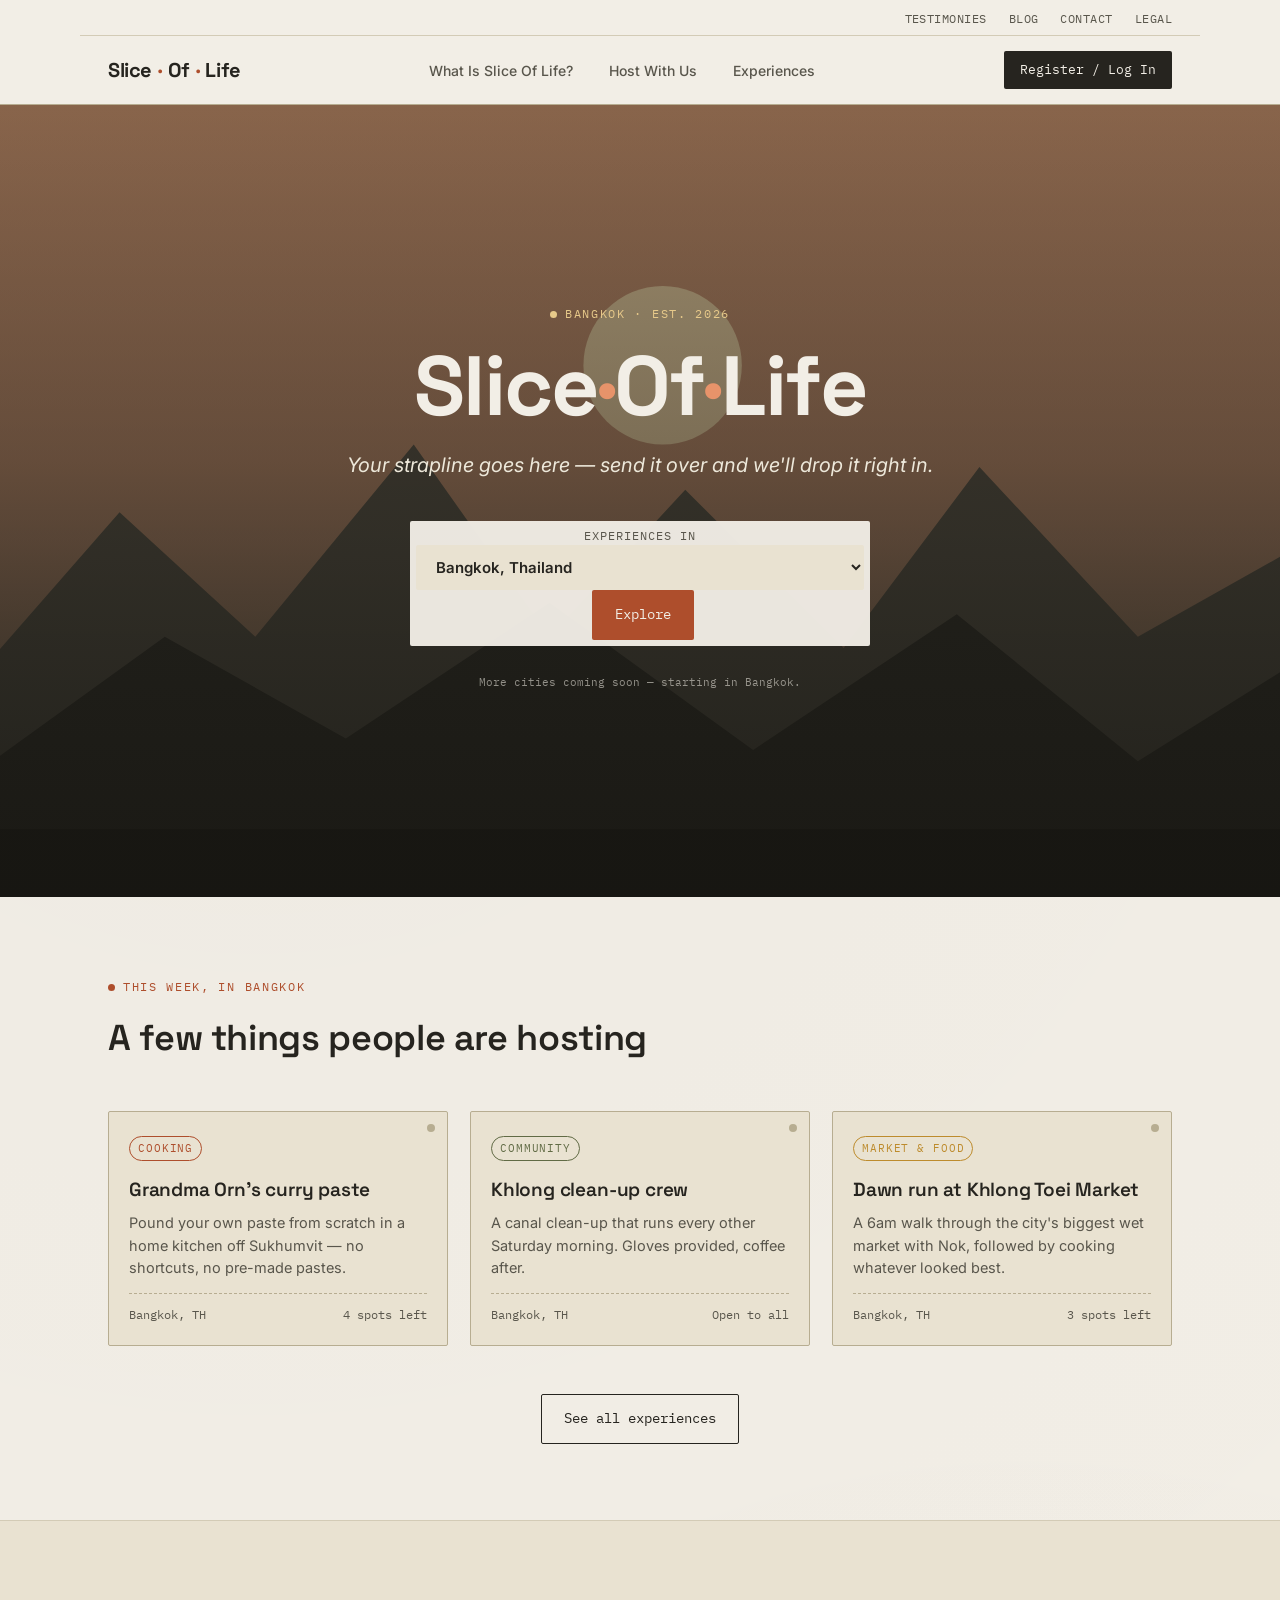
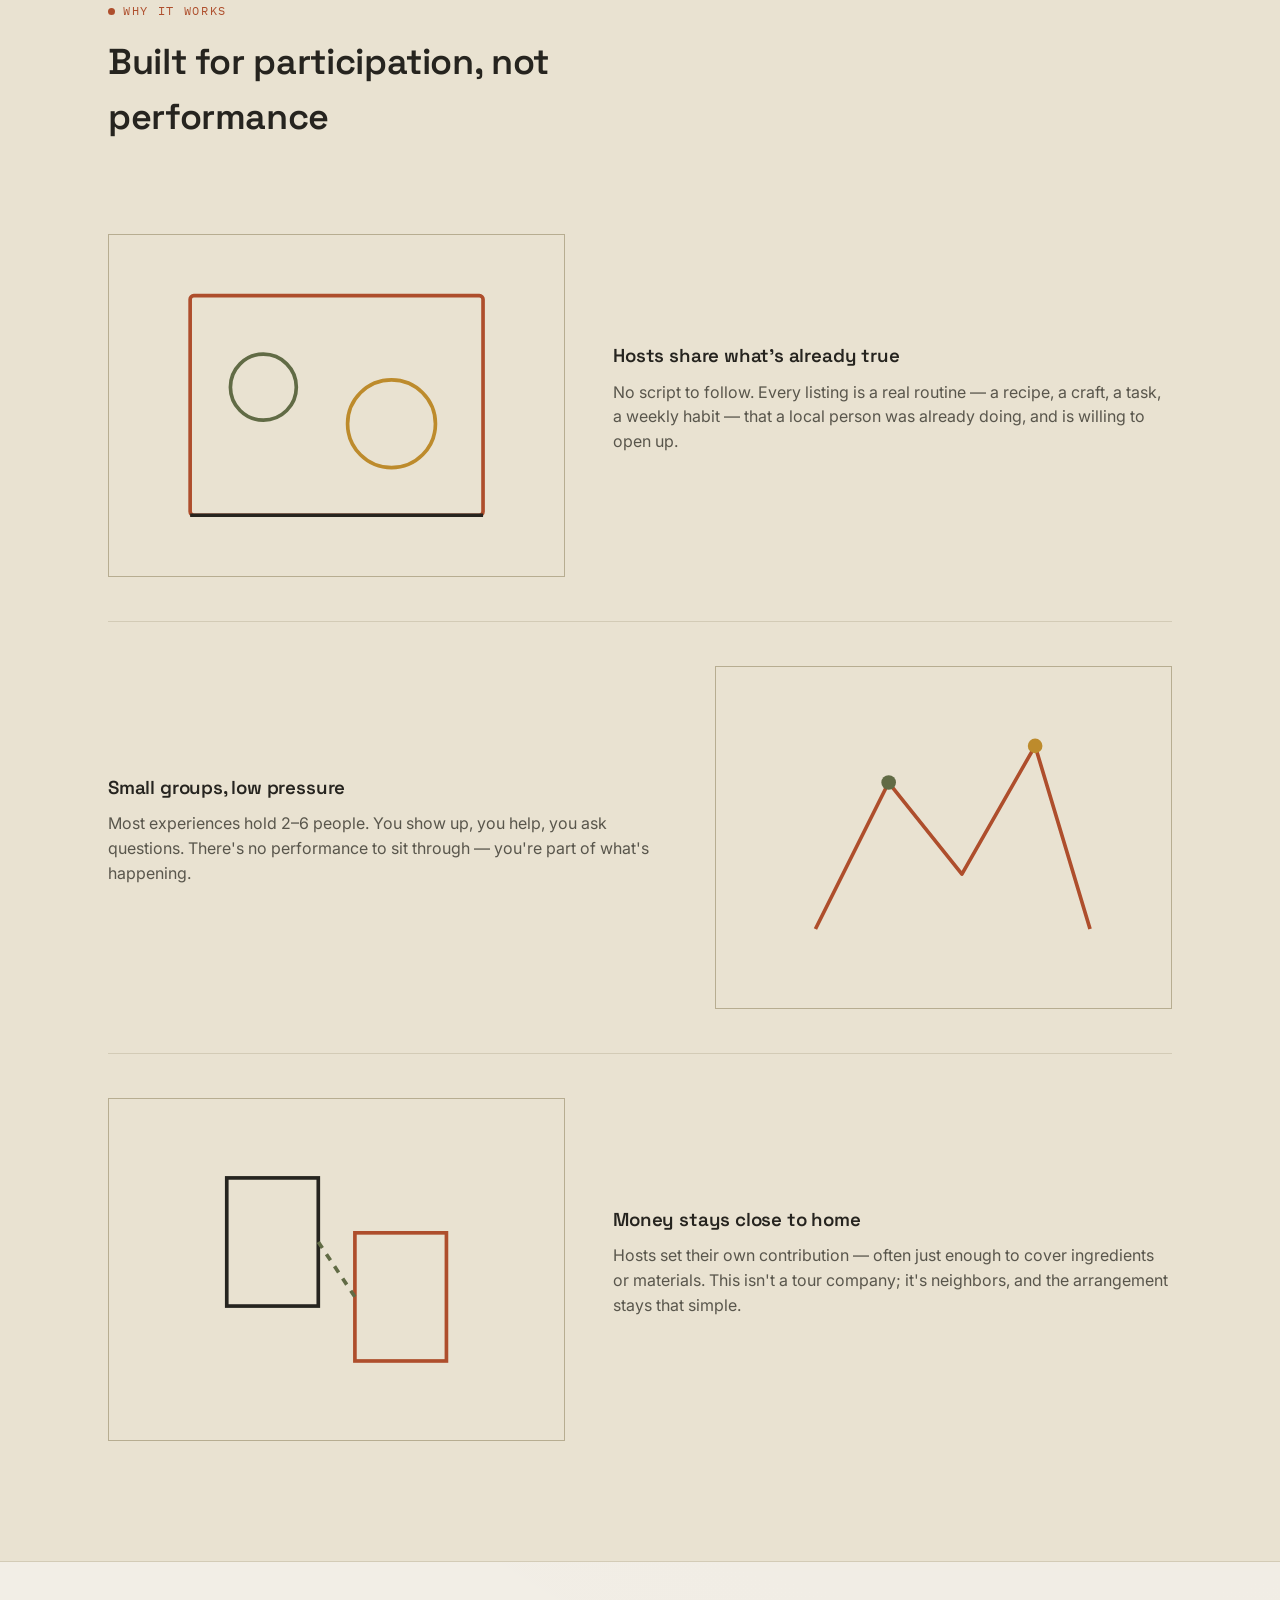
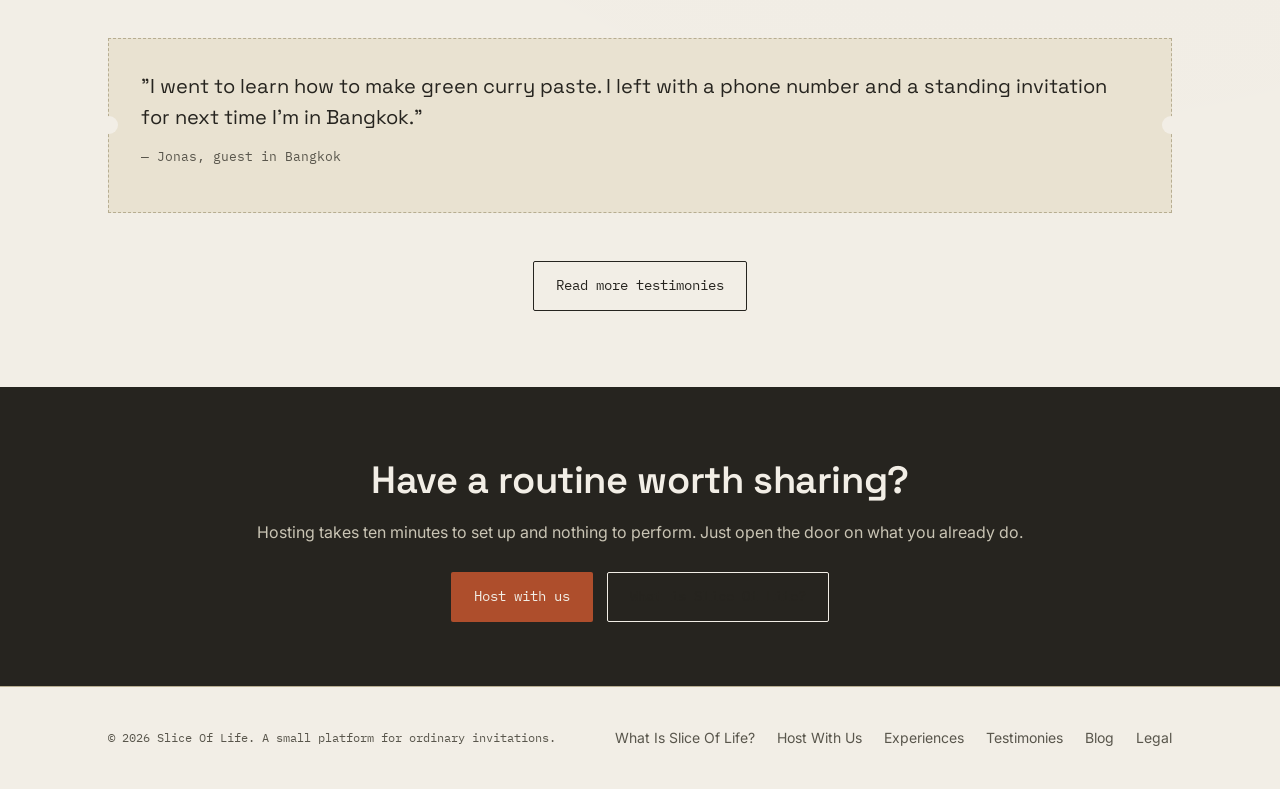
<file: index.html>
<!DOCTYPE html>
<html lang="en">
<head>
<meta charset="UTF-8">
<meta name="viewport" content="width=device-width, initial-scale=1.0">
<title>Slice Of Life — Everyday experiences with local people</title>
<meta name="description" content="Skip the tour bus. Cook a family recipe, join a neighborhood clean-up, trade languages over coffee. Slice Of Life connects travelers with the everyday routines of local people.">
<link rel="preconnect" href="https://fonts.googleapis.com">
<link href="https://fonts.googleapis.com/css2?family=Space+Grotesk:wght@500;600;700&family=Inter:wght@400;500;600&family=IBM+Plex+Mono:wght@400;500&display=swap" rel="stylesheet">
<link rel="stylesheet" href="style.css">
</head>
<body>

<header class="site-header">
  <div class="container utility-row">
    <ul class="utility-links">
      <li><a href="testimonies.html">Testimonies</a></li>
      <li><a href="blog.html">Blog</a></li>
      <li><a href="contact.html">Contact</a></li>
      <li><a href="legal.html">Legal</a></li>
    </ul>
  </div>
  <div class="container main-row">
    <a href="index.html" class="logo">Slice<span class="dot">·</span>Of<span class="dot">·</span>Life</a>
    <nav>
      <ul class="nav-links">
        <li><a href="about.html">What Is Slice Of Life?</a></li>
        <li><a href="host-with-us.html">Host With Us</a></li>
        <li><a href="experiences.html">Experiences</a></li>
      </ul>
    </nav>
    <a href="register.html" class="nav-cta">Register / Log In</a>
    <button class="nav-toggle" aria-label="Toggle menu" aria-expanded="false">Menu</button>
  </div>
</header>

<!--
  HERO IMAGE — swap here:
  Replace the <div class="hero-bg-placeholder">...</div> block below with:
    <img class="hero-bg" src="your-image.jpg" alt="Landscape view of Bangkok">
  Drop your image file in this same folder before uploading to GitHub.
-->
<section class="hero-immersive">
  <div class="hero-bg-placeholder" aria-hidden="true">
    <svg viewBox="0 0 1200 700" preserveAspectRatio="xMidYMax slice" xmlns="http://www.w3.org/2000/svg" width="100%" height="100%">
      <rect width="1200" height="700" fill="#8A9BA8"/>
      <rect width="1200" height="700" fill="url(#skyfade)"/>
      <defs>
        <linearGradient id="skyfade" x1="0" y1="0" x2="0" y2="1">
          <stop offset="0%" stop-color="#C7906B"/>
          <stop offset="45%" stop-color="#B98868"/>
          <stop offset="100%" stop-color="#5C5A4E"/>
        </linearGradient>
      </defs>
      <circle cx="620" cy="230" r="70" fill="#EFD9A8" opacity="0.85"/>
      <polygon points="0,520 140,360 260,470 400,300 520,470 640,340 780,480 900,320 1040,470 1200,380 1200,700 0,700" fill="#4B4A40" opacity="0.9"/>
      <polygon points="0,600 180,470 340,560 520,440 700,570 880,450 1040,580 1200,480 1200,700 0,700" fill="#302F28"/>
      <rect x="0" y="640" width="1200" height="60" fill="#22211C"/>
    </svg>
  </div>
  <div class="hero-overlay" aria-hidden="true"></div>

  <div class="hero-content">
    <span class="eyebrow">Bangkok · Est. 2026</span>
    <h1 class="hero-wordmark">Slice<span class="dot">·</span>Of<span class="dot">·</span>Life</h1>
    <p class="hero-strapline"><em>Your strapline goes here — send it over and we'll drop it right in.</em></p>

    <div class="experience-picker">
      <span class="picker-label">Experiences in</span>
      <select id="city-select" aria-label="Choose a city">
        <option value="bangkok">Bangkok, Thailand</option>
      </select>
      <a href="experiences.html" class="btn btn-primary">Explore</a>
    </div>

    <p class="hero-swap-note">More cities coming soon — starting in Bangkok.</p>
  </div>
</section>

<section>
  <div class="container">
    <div class="section-head">
      <span class="eyebrow">This week, in Bangkok</span>
      <h2>A few things people are hosting</h2>
    </div>
    <div class="card-grid">
      <article class="index-card">
        <span class="tag clay">Cooking</span>
        <h3>Grandma Orn's curry paste</h3>
        <p>Pound your own paste from scratch in a home kitchen off Sukhumvit — no shortcuts, no pre-made pastes.</p>
        <div class="meta"><span>Bangkok, TH</span><span>4 spots left</span></div>
      </article>
      <article class="index-card">
        <span class="tag">Community</span>
        <h3>Khlong clean-up crew</h3>
        <p>A canal clean-up that runs every other Saturday morning. Gloves provided, coffee after.</p>
        <div class="meta"><span>Bangkok, TH</span><span>Open to all</span></div>
      </article>
      <article class="index-card">
        <span class="tag ochre">Market & Food</span>
        <h3>Dawn run at Khlong Toei Market</h3>
        <p>A 6am walk through the city's biggest wet market with Nok, followed by cooking whatever looked best.</p>
        <div class="meta"><span>Bangkok, TH</span><span>3 spots left</span></div>
      </article>
    </div>
    <div class="text-center mt-lg">
      <a href="experiences.html" class="btn btn-outline">See all experiences</a>
    </div>
  </div>
</section>

<section class="section-alt">
  <div class="container">
    <div class="section-head">
      <span class="eyebrow">Why it works</span>
      <h2>Built for participation, not performance</h2>
    </div>
    <div class="feature-row">
      <div class="feature-visual">
        <svg viewBox="0 0 200 160" fill="none" xmlns="http://www.w3.org/2000/svg">
          <rect x="20" y="20" width="160" height="120" stroke="#AE4E2C" stroke-width="2" rx="2"/>
          <circle cx="60" cy="70" r="18" stroke="#616B45" stroke-width="2"/>
          <circle cx="130" cy="90" r="24" stroke="#BD8B2C" stroke-width="2"/>
          <line x1="20" y1="140" x2="180" y2="140" stroke="#26241F" stroke-width="2"/>
        </svg>
      </div>
      <div>
        <h3>Hosts share what's already true</h3>
        <p>No script to follow. Every listing is a real routine — a recipe, a craft, a task, a weekly habit — that a local person was already doing, and is willing to open up.</p>
      </div>
    </div>
    <div class="feature-row reverse">
      <div class="feature-visual">
        <svg viewBox="0 0 200 160" fill="none" xmlns="http://www.w3.org/2000/svg">
          <path d="M30 130 L70 50 L110 100 L150 30 L180 130" stroke="#AE4E2C" stroke-width="2" fill="none" stroke-linejoin="round"/>
          <circle cx="70" cy="50" r="4" fill="#616B45"/>
          <circle cx="150" cy="30" r="4" fill="#BD8B2C"/>
        </svg>
      </div>
      <div>
        <h3>Small groups, low pressure</h3>
        <p>Most experiences hold 2–6 people. You show up, you help, you ask questions. There's no performance to sit through — you're part of what's happening.</p>
      </div>
    </div>
    <div class="feature-row">
      <div class="feature-visual">
        <svg viewBox="0 0 200 160" fill="none" xmlns="http://www.w3.org/2000/svg">
          <rect x="40" y="30" width="50" height="70" stroke="#26241F" stroke-width="2"/>
          <rect x="110" y="60" width="50" height="70" stroke="#AE4E2C" stroke-width="2"/>
          <line x1="90" y1="65" x2="110" y2="95" stroke="#616B45" stroke-width="2" stroke-dasharray="4 4"/>
        </svg>
      </div>
      <div>
        <h3>Money stays close to home</h3>
        <p>Hosts set their own contribution — often just enough to cover ingredients or materials. This isn't a tour company; it's neighbors, and the arrangement stays that simple.</p>
      </div>
    </div>
  </div>
</section>

<section>
  <div class="container">
    <div class="ticket">
      <p class="quote">"I went to learn how to make green curry paste. I left with a phone number and a standing invitation for next time I'm in Bangkok."</p>
      <p class="who">— Jonas, guest in Bangkok</p>
    </div>
    <div class="text-center mt-lg">
      <a href="testimonies.html" class="btn btn-outline">Read more testimonies</a>
    </div>
  </div>
</section>

<div class="cta-band">
  <div class="container">
    <h2>Have a routine worth sharing?</h2>
    <p>Hosting takes ten minutes to set up and nothing to perform. Just open the door on what you already do.</p>
    <div class="hero-actions">
      <a href="host-with-us.html" class="btn btn-primary" style="background:#AE4E2C;">Host with us</a>
      <a href="about.html" class="btn btn-outline" style="border-color:#F2EEE6;">What is Slice Of Life?</a>
    </div>
  </div>
</div>

<footer class="site-footer">
  <div class="container">
    <span class="fine">© 2026 Slice Of Life. A small platform for ordinary invitations.</span>
    <ul class="foot-links">
      <li><a href="about.html">What Is Slice Of Life?</a></li>
      <li><a href="host-with-us.html">Host With Us</a></li>
      <li><a href="experiences.html">Experiences</a></li>
      <li><a href="testimonies.html">Testimonies</a></li>
      <li><a href="blog.html">Blog</a></li>
      <li><a href="legal.html">Legal</a></li>
    </ul>
  </div>
</footer>

<script src="script.js"></script>
</body>
</html>
</file>
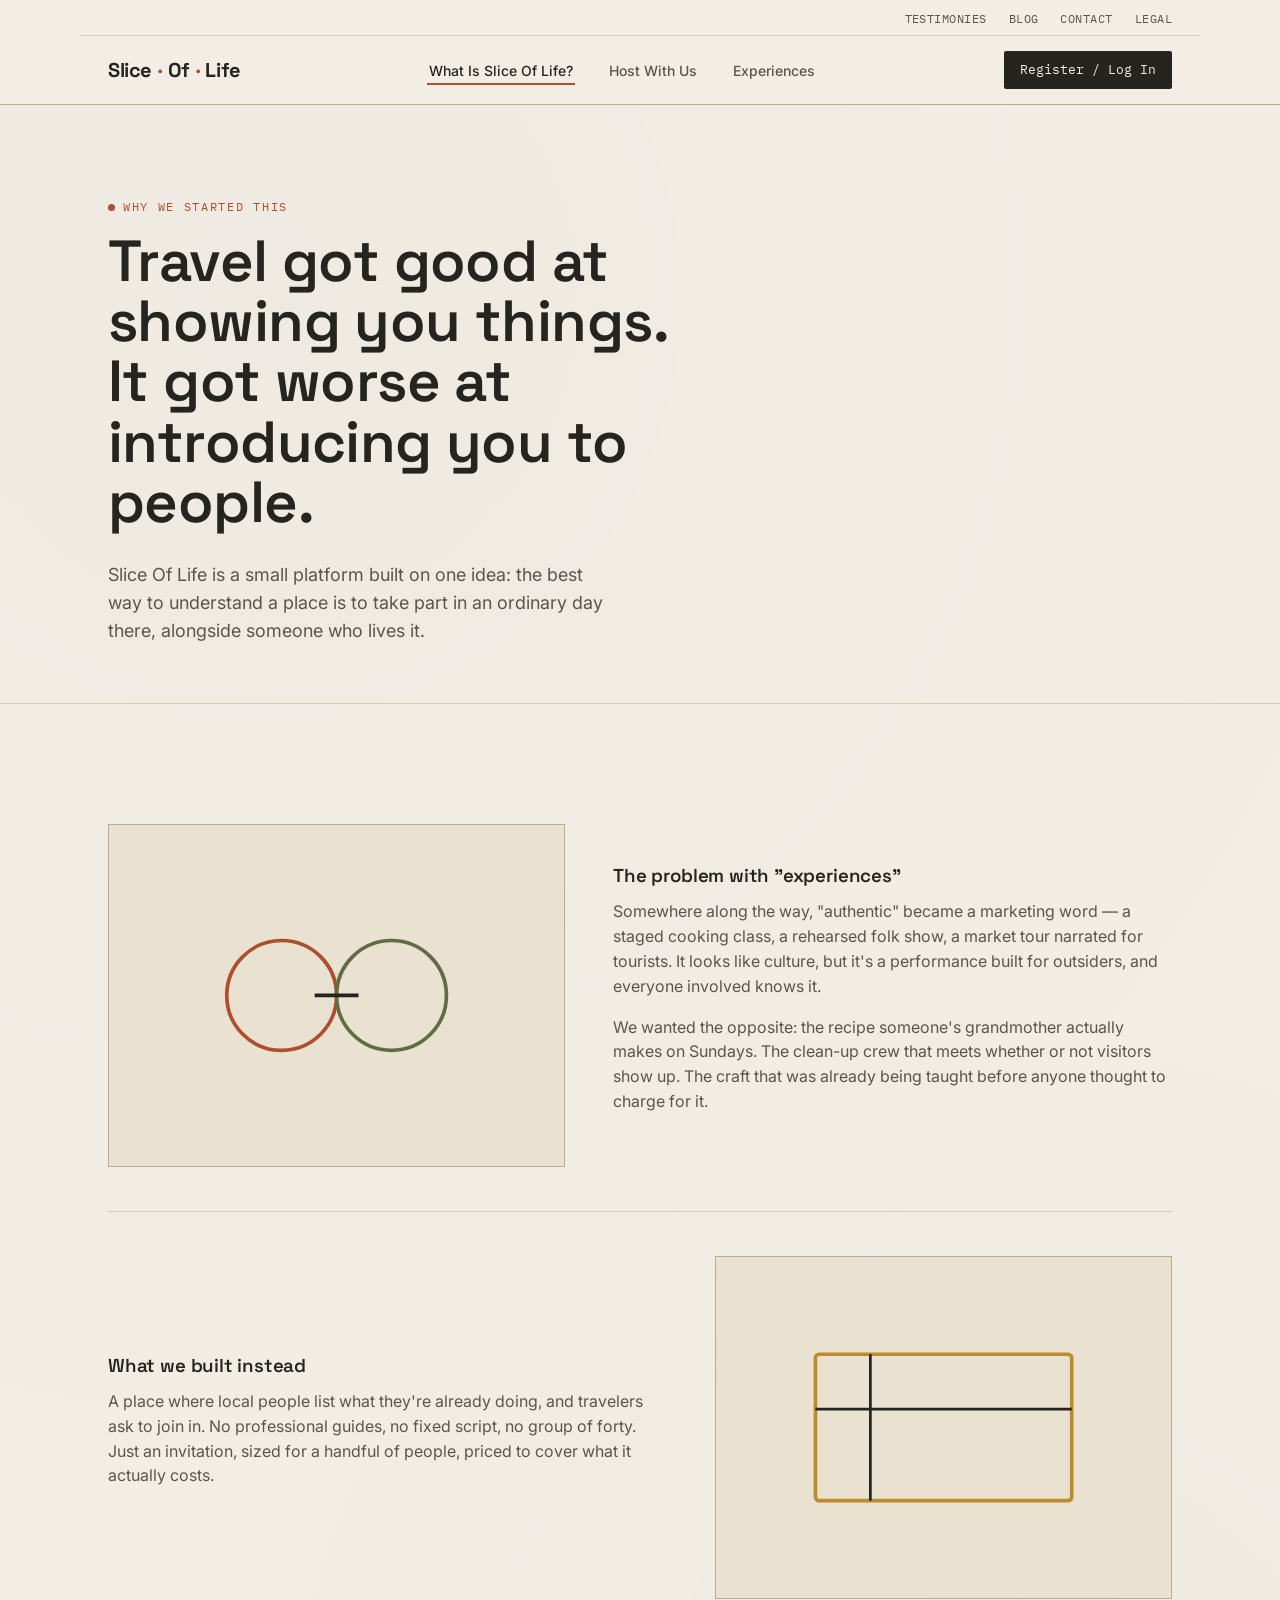
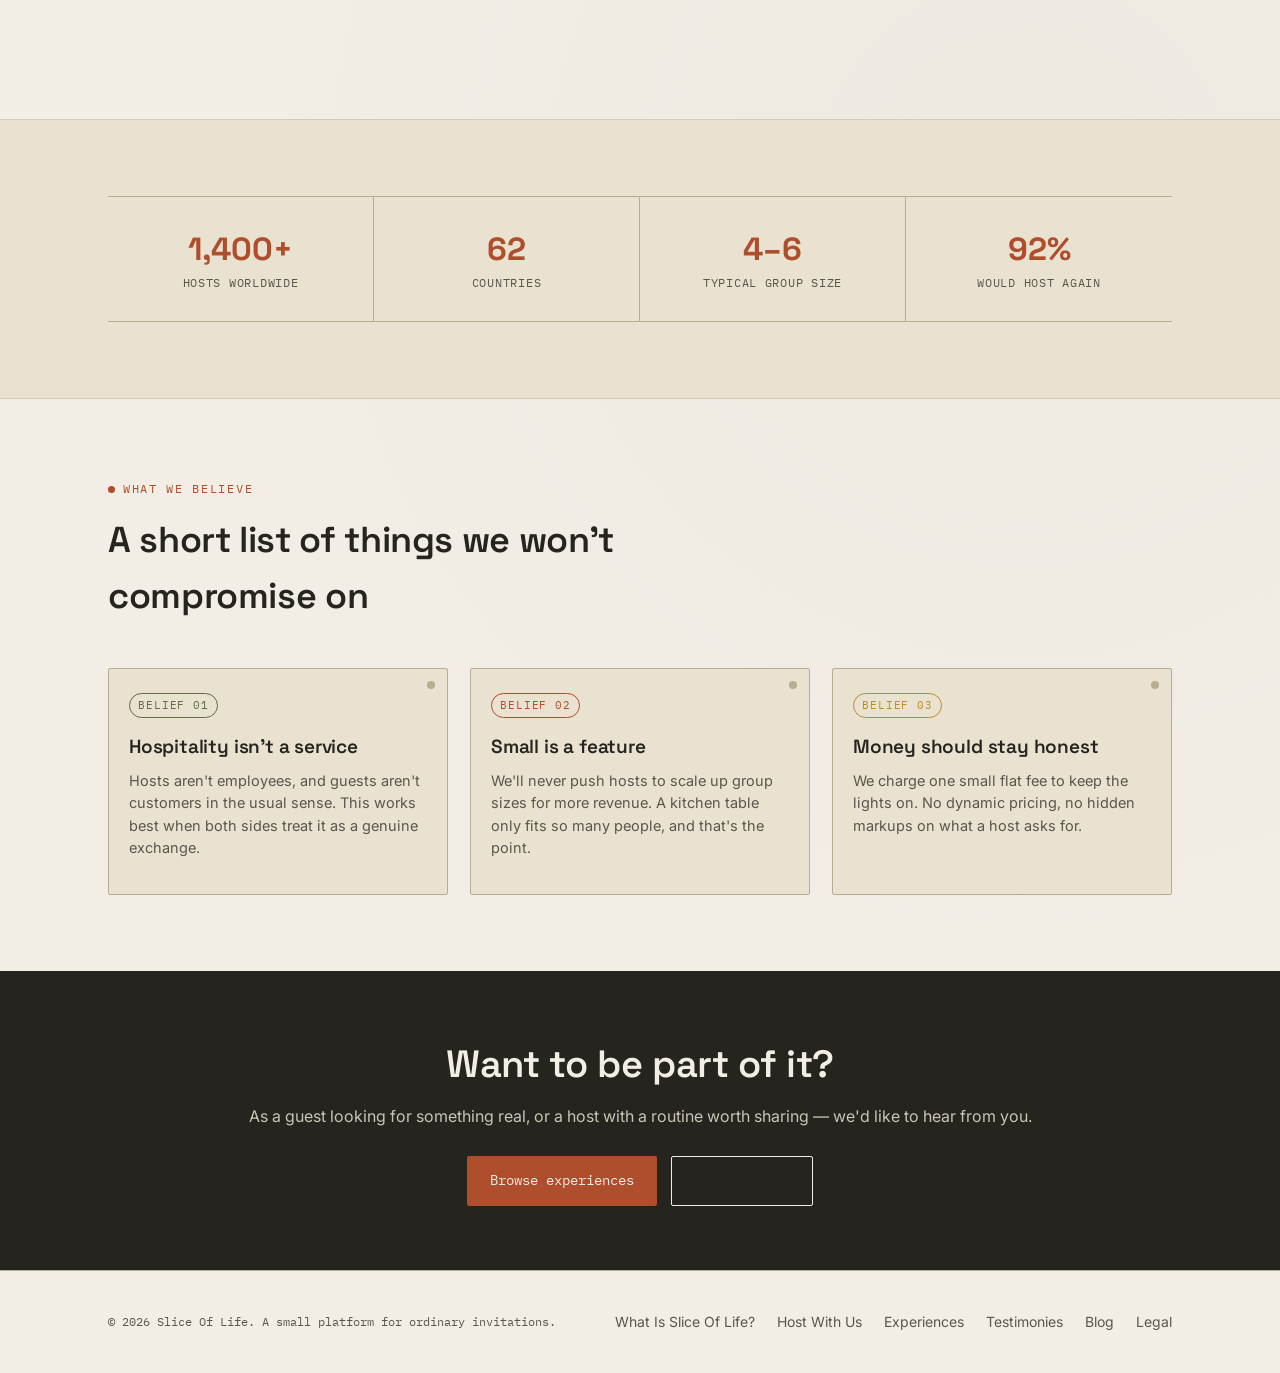
<file: about.html>
<!DOCTYPE html>
<html lang="en">
<head>
<meta charset="UTF-8">
<meta name="viewport" content="width=device-width, initial-scale=1.0">
<title>About — Slice Of Life</title>
<meta name="description" content="Why Slice Of Life exists, and what we believe about travel, hospitality, and everyday life.">
<link rel="preconnect" href="https://fonts.googleapis.com">
<link href="https://fonts.googleapis.com/css2?family=Space+Grotesk:wght@500;600;700&family=Inter:wght@400;500;600&family=IBM+Plex+Mono:wght@400;500&display=swap" rel="stylesheet">
<link rel="stylesheet" href="style.css">
</head>
<body>

<header class="site-header">
  <div class="container utility-row">
    <ul class="utility-links">
      <li><a href="testimonies.html">Testimonies</a></li>
      <li><a href="blog.html">Blog</a></li>
      <li><a href="contact.html">Contact</a></li>
      <li><a href="legal.html">Legal</a></li>
    </ul>
  </div>
  <div class="container main-row">
    <a href="index.html" class="logo">Slice<span class="dot">·</span>Of<span class="dot">·</span>Life</a>
    <nav>
      <ul class="nav-links">
        <li><a href="about.html" aria-current="page">What Is Slice Of Life?</a></li>
        <li><a href="host-with-us.html">Host With Us</a></li>
        <li><a href="experiences.html">Experiences</a></li>
      </ul>
    </nav>
    <a href="register.html" class="nav-cta">Register / Log In</a>
    <button class="nav-toggle" aria-label="Toggle menu" aria-expanded="false">Menu</button>
  </div>
</header>

<section class="hero" style="padding-bottom: 40px;">
  <div class="container" style="grid-template-columns: 1fr;">
    <div>
      <span class="eyebrow">Why we started this</span>
      <h1 style="max-width: 16ch;">Travel got good at showing you things. It got worse at introducing you to people.</h1>
      <p class="lede">Slice Of Life is a small platform built on one idea: the best way to understand a place is to take part in an ordinary day there, alongside someone who lives it.</p>
    </div>
  </div>
</section>

<section>
  <div class="container">
    <div class="feature-row">
      <div class="feature-visual">
        <svg viewBox="0 0 200 160" fill="none" xmlns="http://www.w3.org/2000/svg">
          <circle cx="70" cy="80" r="30" stroke="#AE4E2C" stroke-width="2"/>
          <circle cx="130" cy="80" r="30" stroke="#616B45" stroke-width="2"/>
          <line x1="88" y1="80" x2="112" y2="80" stroke="#26241F" stroke-width="2"/>
        </svg>
      </div>
      <div>
        <h3>The problem with "experiences"</h3>
        <p>Somewhere along the way, "authentic" became a marketing word — a staged cooking class, a rehearsed folk show, a market tour narrated for tourists. It looks like culture, but it's a performance built for outsiders, and everyone involved knows it.</p>
        <p>We wanted the opposite: the recipe someone's grandmother actually makes on Sundays. The clean-up crew that meets whether or not visitors show up. The craft that was already being taught before anyone thought to charge for it.</p>
      </div>
    </div>
    <div class="feature-row reverse">
      <div class="feature-visual">
        <svg viewBox="0 0 200 160" fill="none" xmlns="http://www.w3.org/2000/svg">
          <rect x="30" y="40" width="140" height="80" stroke="#BD8B2C" stroke-width="2" rx="2"/>
          <line x1="30" y1="70" x2="170" y2="70" stroke="#26241F" stroke-width="1.5"/>
          <line x1="60" y1="40" x2="60" y2="120" stroke="#26241F" stroke-width="1.5"/>
        </svg>
      </div>
      <div>
        <h3>What we built instead</h3>
        <p>A place where local people list what they're already doing, and travelers ask to join in. No professional guides, no fixed script, no group of forty. Just an invitation, sized for a handful of people, priced to cover what it actually costs.</p>
      </div>
    </div>
  </div>
</section>

<section class="section-alt">
  <div class="container">
    <div class="stat-strip">
      <div class="stat"><div class="n">1,400+</div><div class="l">Hosts worldwide</div></div>
      <div class="stat"><div class="n">62</div><div class="l">Countries</div></div>
      <div class="stat"><div class="n">4–6</div><div class="l">Typical group size</div></div>
      <div class="stat"><div class="n">92%</div><div class="l">Would host again</div></div>
    </div>
  </div>
</section>

<section>
  <div class="container">
    <div class="section-head">
      <span class="eyebrow">What we believe</span>
      <h2>A short list of things we won't compromise on</h2>
    </div>
    <div class="card-grid">
      <article class="index-card">
        <span class="tag">Belief 01</span>
        <h3>Hospitality isn't a service</h3>
        <p>Hosts aren't employees, and guests aren't customers in the usual sense. This works best when both sides treat it as a genuine exchange.</p>
      </article>
      <article class="index-card">
        <span class="tag clay">Belief 02</span>
        <h3>Small is a feature</h3>
        <p>We'll never push hosts to scale up group sizes for more revenue. A kitchen table only fits so many people, and that's the point.</p>
      </article>
      <article class="index-card">
        <span class="tag ochre">Belief 03</span>
        <h3>Money should stay honest</h3>
        <p>We charge one small flat fee to keep the lights on. No dynamic pricing, no hidden markups on what a host asks for.</p>
      </article>
    </div>
  </div>
</section>

<div class="cta-band">
  <div class="container">
    <h2>Want to be part of it?</h2>
    <p>As a guest looking for something real, or a host with a routine worth sharing — we'd like to hear from you.</p>
    <div class="hero-actions">
      <a href="experiences.html" class="btn btn-primary" style="background:#AE4E2C;">Browse experiences</a>
      <a href="contact.html" class="btn btn-outline" style="border-color:#F2EEE6;">Get in touch</a>
    </div>
  </div>
</div>

<footer class="site-footer">
  <div class="container">
    <span class="fine">© 2026 Slice Of Life. A small platform for ordinary invitations.</span>
    <ul class="foot-links">
      <li><a href="about.html">What Is Slice Of Life?</a></li>
      <li><a href="host-with-us.html">Host With Us</a></li>
      <li><a href="experiences.html">Experiences</a></li>
      <li><a href="testimonies.html">Testimonies</a></li>
      <li><a href="blog.html">Blog</a></li>
      <li><a href="legal.html">Legal</a></li>
    </ul>
  </div>
</footer>

<script src="script.js"></script>
</body>
</html>
</file>
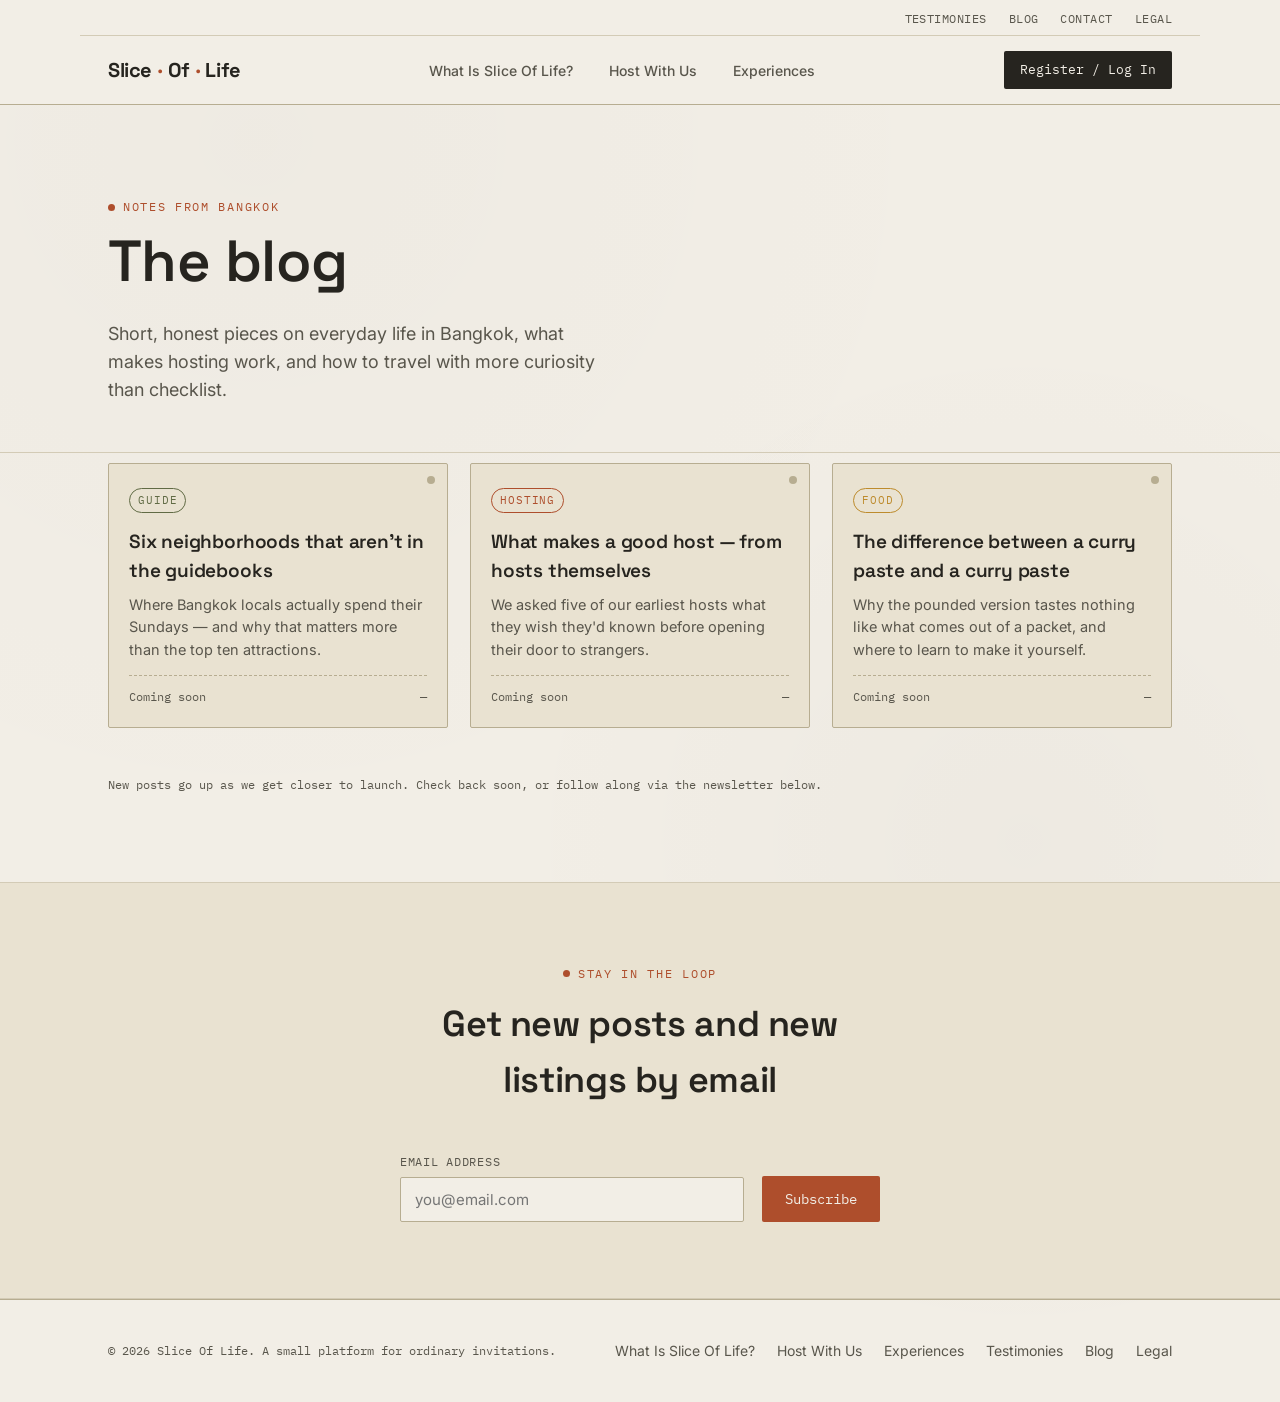
<file: blog.html>
<!DOCTYPE html>
<html lang="en">
<head>
<meta charset="UTF-8">
<meta name="viewport" content="width=device-width, initial-scale=1.0">
<title>Blog — Slice Of Life</title>
<meta name="description" content="Notes on everyday Bangkok life, hosting well, and traveling with more curiosity than checklist.">
<link rel="preconnect" href="https://fonts.googleapis.com">
<link href="https://fonts.googleapis.com/css2?family=Space+Grotesk:wght@500;600;700&family=Inter:wght@400;500;600&family=IBM+Plex+Mono:wght@400;500&display=swap" rel="stylesheet">
<link rel="stylesheet" href="style.css">
</head>
<body>

<header class="site-header">
  <div class="container utility-row">
    <ul class="utility-links">
      <li><a href="testimonies.html">Testimonies</a></li>
      <li><a href="blog.html" aria-current="page">Blog</a></li>
      <li><a href="contact.html">Contact</a></li>
      <li><a href="legal.html">Legal</a></li>
    </ul>
  </div>
  <div class="container main-row">
    <a href="index.html" class="logo">Slice<span class="dot">·</span>Of<span class="dot">·</span>Life</a>
    <nav>
      <ul class="nav-links">
        <li><a href="about.html">What Is Slice Of Life?</a></li>
        <li><a href="host-with-us.html">Host With Us</a></li>
        <li><a href="experiences.html">Experiences</a></li>
      </ul>
    </nav>
    <a href="register.html" class="nav-cta">Register / Log In</a>
    <button class="nav-toggle" aria-label="Toggle menu" aria-expanded="false">Menu</button>
  </div>
</header>

<section class="hero" style="padding-bottom: 30px;">
  <div class="container" style="grid-template-columns: 1fr;">
    <div>
      <span class="eyebrow">Notes from Bangkok</span>
      <h1 style="max-width: 16ch;">The blog</h1>
      <p class="lede">Short, honest pieces on everyday life in Bangkok, what makes hosting work, and how to travel with more curiosity than checklist.</p>
    </div>
  </div>
</section>

<section style="padding-top: 10px;">
  <div class="container">
    <div class="card-grid">
      <article class="index-card">
        <span class="tag">Guide</span>
        <h3>Six neighborhoods that aren't in the guidebooks</h3>
        <p>Where Bangkok locals actually spend their Sundays — and why that matters more than the top ten attractions.</p>
        <div class="meta"><span>Coming soon</span><span>—</span></div>
      </article>
      <article class="index-card">
        <span class="tag clay">Hosting</span>
        <h3>What makes a good host — from hosts themselves</h3>
        <p>We asked five of our earliest hosts what they wish they'd known before opening their door to strangers.</p>
        <div class="meta"><span>Coming soon</span><span>—</span></div>
      </article>
      <article class="index-card">
        <span class="tag ochre">Food</span>
        <h3>The difference between a curry paste and a curry paste</h3>
        <p>Why the pounded version tastes nothing like what comes out of a packet, and where to learn to make it yourself.</p>
        <div class="meta"><span>Coming soon</span><span>—</span></div>
      </article>
    </div>
    <p class="small-print mt-lg">New posts go up as we get closer to launch. Check back soon, or follow along via the newsletter below.</p>
  </div>
</section>

<section class="section-alt">
  <div class="container">
    <div class="section-head text-center" style="max-width: 480px;">
      <span class="eyebrow" style="justify-content:center;">Stay in the loop</span>
      <h2>Get new posts and new listings by email</h2>
    </div>
    <form class="form-grid text-center" style="max-width: 480px; grid-template-columns: 1fr auto; display: grid; align-items: end;" onsubmit="event.preventDefault(); this.reset(); alert('Thanks — this is a demo form. Connect it to a mailing list service to collect real signups.');">
      <div style="text-align: left;">
        <label for="newsletter-email">Email address</label>
        <input type="email" id="newsletter-email" placeholder="you@email.com" required>
      </div>
      <button type="submit" class="btn btn-primary" style="height: 46px;">Subscribe</button>
    </form>
  </div>
</section>

<footer class="site-footer">
  <div class="container">
    <span class="fine">© 2026 Slice Of Life. A small platform for ordinary invitations.</span>
    <ul class="foot-links">
      <li><a href="about.html">What Is Slice Of Life?</a></li>
      <li><a href="host-with-us.html">Host With Us</a></li>
      <li><a href="experiences.html">Experiences</a></li>
      <li><a href="testimonies.html">Testimonies</a></li>
      <li><a href="blog.html">Blog</a></li>
      <li><a href="legal.html">Legal</a></li>
    </ul>
  </div>
</footer>

<script src="script.js"></script>
</body>
</html>
</file>
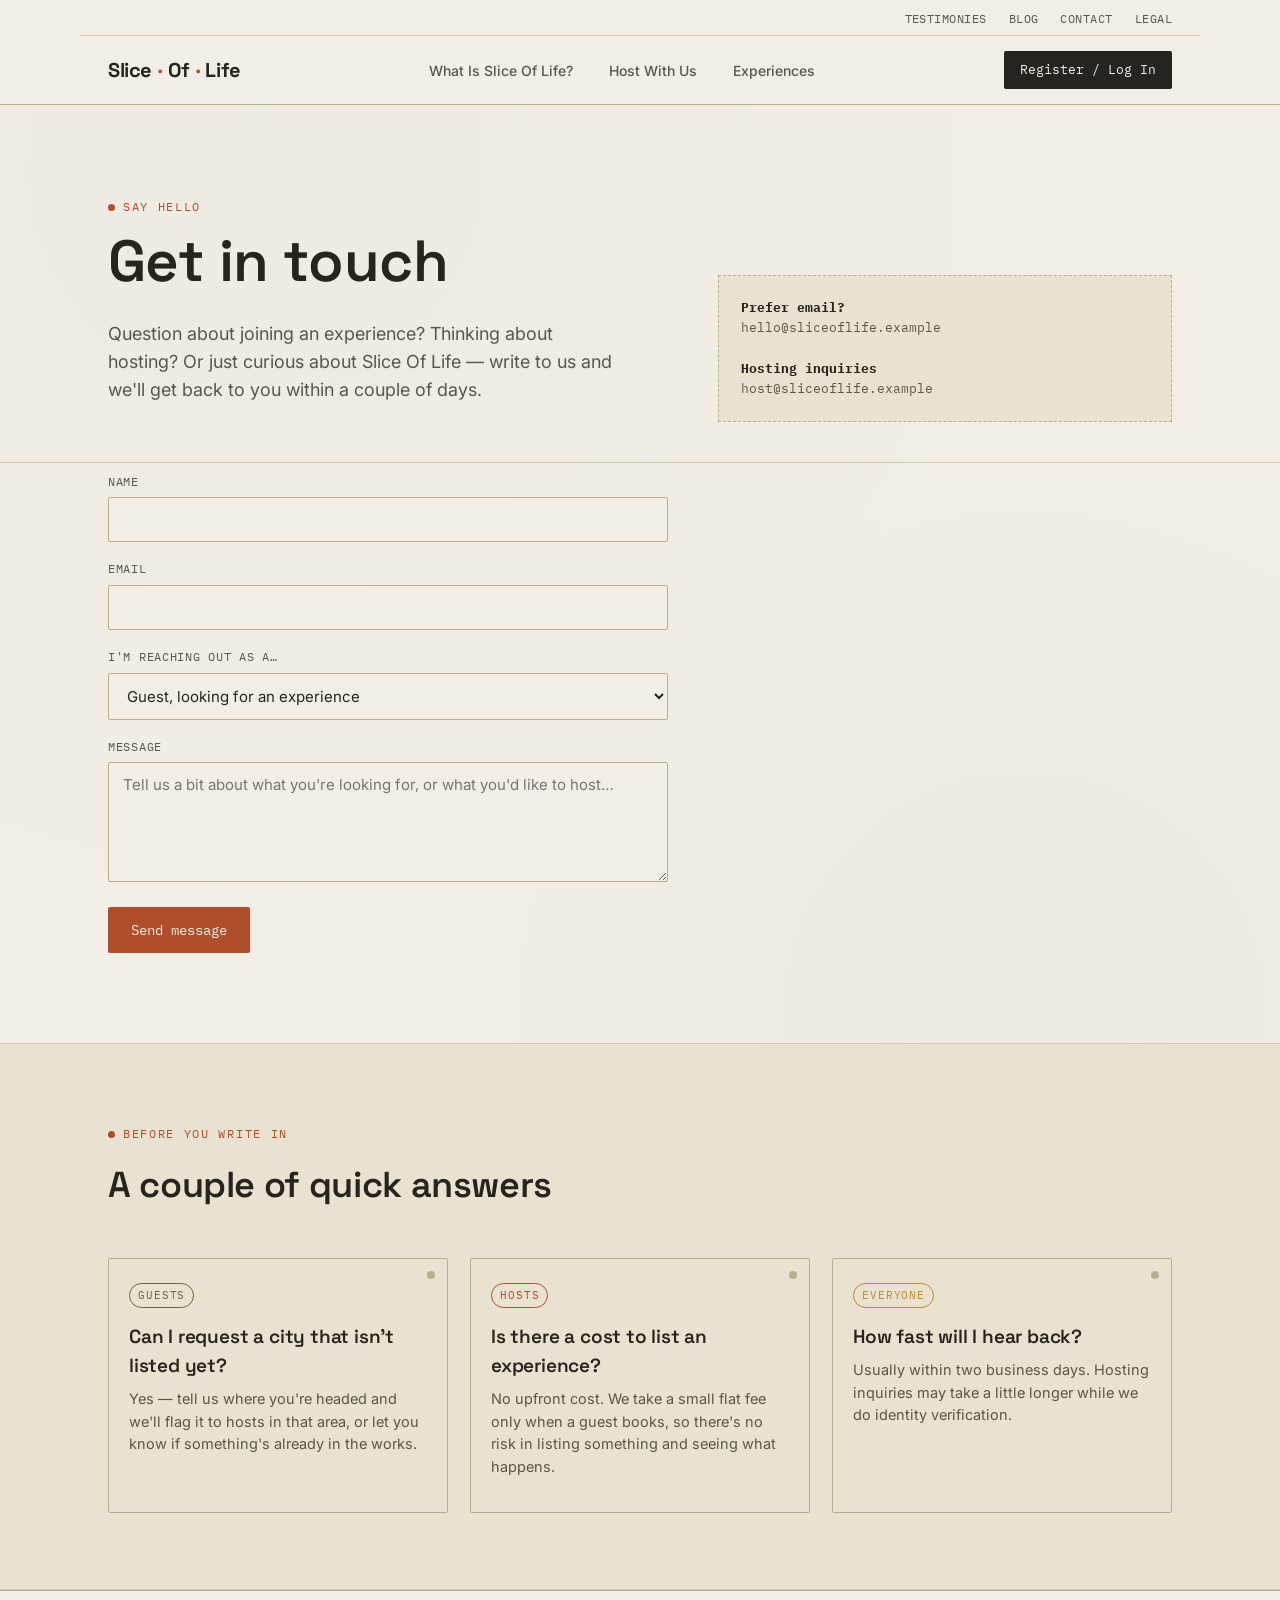
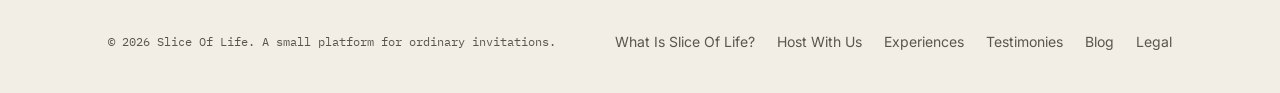
<file: contact.html>
<!DOCTYPE html>
<html lang="en">
<head>
<meta charset="UTF-8">
<meta name="viewport" content="width=device-width, initial-scale=1.0">
<title>Contact — Slice Of Life</title>
<meta name="description" content="Get in touch with Slice Of Life — as a guest, a host, or just to ask a question.">
<link rel="preconnect" href="https://fonts.googleapis.com">
<link href="https://fonts.googleapis.com/css2?family=Space+Grotesk:wght@500;600;700&family=Inter:wght@400;500;600&family=IBM+Plex+Mono:wght@400;500&display=swap" rel="stylesheet">
<link rel="stylesheet" href="style.css">
</head>
<body>

<header class="site-header">
  <div class="container utility-row">
    <ul class="utility-links">
      <li><a href="testimonies.html">Testimonies</a></li>
      <li><a href="blog.html">Blog</a></li>
      <li><a href="contact.html" aria-current="page">Contact</a></li>
      <li><a href="legal.html">Legal</a></li>
    </ul>
  </div>
  <div class="container main-row">
    <a href="index.html" class="logo">Slice<span class="dot">·</span>Of<span class="dot">·</span>Life</a>
    <nav>
      <ul class="nav-links">
        <li><a href="about.html">What Is Slice Of Life?</a></li>
        <li><a href="host-with-us.html">Host With Us</a></li>
        <li><a href="experiences.html">Experiences</a></li>
      </ul>
    </nav>
    <a href="register.html" class="nav-cta">Register / Log In</a>
    <button class="nav-toggle" aria-label="Toggle menu" aria-expanded="false">Menu</button>
  </div>
</header>

<section class="hero" style="padding-bottom: 40px;">
  <div class="container" style="grid-template-columns: 1.1fr 0.9fr;">
    <div>
      <span class="eyebrow">Say hello</span>
      <h1 style="max-width: 14ch;">Get in touch</h1>
      <p class="lede">Question about joining an experience? Thinking about hosting? Or just curious about Slice Of Life — write to us and we'll get back to you within a couple of days.</p>
    </div>
    <div class="hero-note">
      <b>Prefer email?</b><br>
      hello@sliceoflife.example<br><br>
      <b>Hosting inquiries</b><br>
      host@sliceoflife.example
    </div>
  </div>
</section>

<section style="padding-top: 10px;">
  <div class="container">
    <form id="contact-form" class="form-grid">
      <div>
        <label for="name">Name</label>
        <input type="text" id="name" name="name" required>
      </div>
      <div>
        <label for="email">Email</label>
        <input type="email" id="email" name="email" required>
      </div>
      <div>
        <label for="reason">I'm reaching out as a…</label>
        <select id="reason" name="reason">
          <option>Guest, looking for an experience</option>
          <option>Local, interested in hosting</option>
          <option>Press or partnership</option>
          <option>Something else</option>
        </select>
      </div>
      <div>
        <label for="message">Message</label>
        <textarea id="message" name="message" required placeholder="Tell us a bit about what you're looking for, or what you'd like to host…"></textarea>
      </div>
      <div>
        <button type="submit" class="btn btn-primary">Send message</button>
        <p id="form-note" class="small-print" style="margin-top:14px;"></p>
      </div>
    </form>
  </div>
</section>

<section class="section-alt">
  <div class="container">
    <div class="section-head">
      <span class="eyebrow">Before you write in</span>
      <h2>A couple of quick answers</h2>
    </div>
    <div class="card-grid">
      <article class="index-card">
        <span class="tag">Guests</span>
        <h3>Can I request a city that isn't listed yet?</h3>
        <p>Yes — tell us where you're headed and we'll flag it to hosts in that area, or let you know if something's already in the works.</p>
      </article>
      <article class="index-card">
        <span class="tag clay">Hosts</span>
        <h3>Is there a cost to list an experience?</h3>
        <p>No upfront cost. We take a small flat fee only when a guest books, so there's no risk in listing something and seeing what happens.</p>
      </article>
      <article class="index-card">
        <span class="tag ochre">Everyone</span>
        <h3>How fast will I hear back?</h3>
        <p>Usually within two business days. Hosting inquiries may take a little longer while we do identity verification.</p>
      </article>
    </div>
  </div>
</section>

<footer class="site-footer">
  <div class="container">
    <span class="fine">© 2026 Slice Of Life. A small platform for ordinary invitations.</span>
    <ul class="foot-links">
      <li><a href="about.html">What Is Slice Of Life?</a></li>
      <li><a href="host-with-us.html">Host With Us</a></li>
      <li><a href="experiences.html">Experiences</a></li>
      <li><a href="testimonies.html">Testimonies</a></li>
      <li><a href="blog.html">Blog</a></li>
      <li><a href="legal.html">Legal</a></li>
    </ul>
  </div>
</footer>

<script src="script.js"></script>
</body>
</html>
</file>
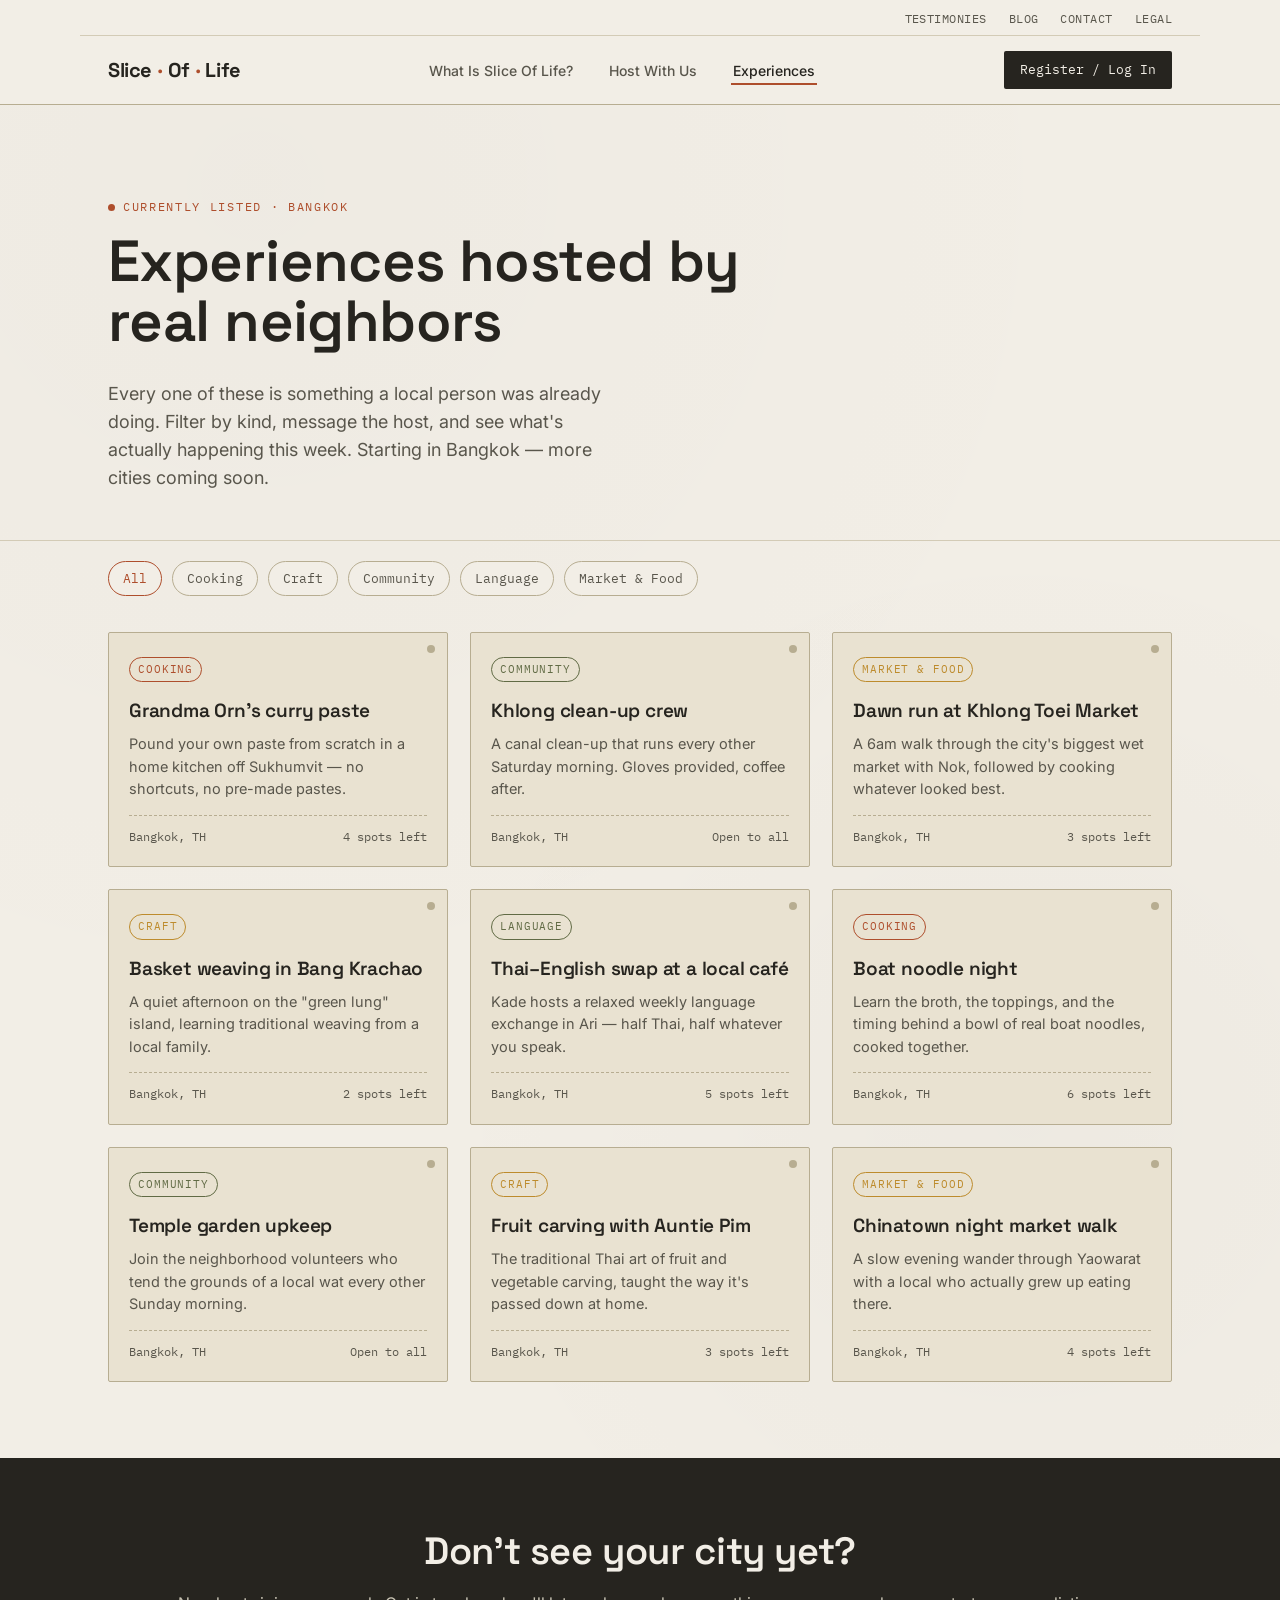
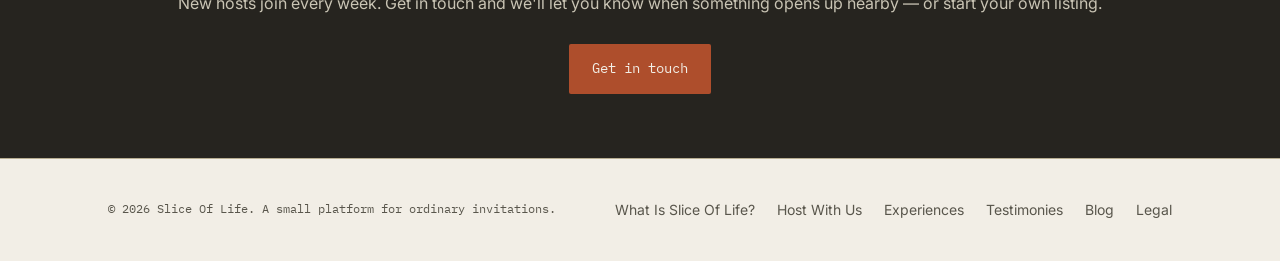
<file: experiences.html>
<!DOCTYPE html>
<html lang="en">
<head>
<meta charset="UTF-8">
<meta name="viewport" content="width=device-width, initial-scale=1.0">
<title>Experiences — Slice Of Life</title>
<meta name="description" content="Browse everyday experiences hosted by local people — cooking, crafts, community work, and language exchange.">
<link rel="preconnect" href="https://fonts.googleapis.com">
<link href="https://fonts.googleapis.com/css2?family=Space+Grotesk:wght@500;600;700&family=Inter:wght@400;500;600&family=IBM+Plex+Mono:wght@400;500&display=swap" rel="stylesheet">
<link rel="stylesheet" href="style.css">
</head>
<body>

<header class="site-header">
  <div class="container utility-row">
    <ul class="utility-links">
      <li><a href="testimonies.html">Testimonies</a></li>
      <li><a href="blog.html">Blog</a></li>
      <li><a href="contact.html">Contact</a></li>
      <li><a href="legal.html">Legal</a></li>
    </ul>
  </div>
  <div class="container main-row">
    <a href="index.html" class="logo">Slice<span class="dot">·</span>Of<span class="dot">·</span>Life</a>
    <nav>
      <ul class="nav-links">
        <li><a href="about.html">What Is Slice Of Life?</a></li>
        <li><a href="host-with-us.html">Host With Us</a></li>
        <li><a href="experiences.html" aria-current="page">Experiences</a></li>
      </ul>
    </nav>
    <a href="register.html" class="nav-cta">Register / Log In</a>
    <button class="nav-toggle" aria-label="Toggle menu" aria-expanded="false">Menu</button>
  </div>
</header>

<section class="hero" style="padding-bottom: 30px;">
  <div class="container" style="grid-template-columns: 1fr;">
    <div>
      <span class="eyebrow">Currently listed · Bangkok</span>
      <h1 style="max-width: 18ch;">Experiences hosted by real neighbors</h1>
      <p class="lede">Every one of these is something a local person was already doing. Filter by kind, message the host, and see what's actually happening this week. Starting in Bangkok — more cities coming soon.</p>
    </div>
  </div>
</section>

<section style="padding-top: 20px;">
  <div class="container">
    <div class="filter-bar">
      <button class="active" data-filter="all">All</button>
      <button data-filter="cooking">Cooking</button>
      <button data-filter="craft">Craft</button>
      <button data-filter="community">Community</button>
      <button data-filter="language">Language</button>
      <button data-filter="market">Market & Food</button>
    </div>

    <div class="card-grid">
      <article class="index-card" data-category="cooking">
        <span class="tag clay">Cooking</span>
        <h3>Grandma Orn's curry paste</h3>
        <p>Pound your own paste from scratch in a home kitchen off Sukhumvit — no shortcuts, no pre-made pastes.</p>
        <div class="meta"><span>Bangkok, TH</span><span>4 spots left</span></div>
      </article>

      <article class="index-card" data-category="community">
        <span class="tag">Community</span>
        <h3>Khlong clean-up crew</h3>
        <p>A canal clean-up that runs every other Saturday morning. Gloves provided, coffee after.</p>
        <div class="meta"><span>Bangkok, TH</span><span>Open to all</span></div>
      </article>

      <article class="index-card" data-category="market">
        <span class="tag ochre">Market & Food</span>
        <h3>Dawn run at Khlong Toei Market</h3>
        <p>A 6am walk through the city's biggest wet market with Nok, followed by cooking whatever looked best.</p>
        <div class="meta"><span>Bangkok, TH</span><span>3 spots left</span></div>
      </article>

      <article class="index-card" data-category="craft">
        <span class="tag ochre">Craft</span>
        <h3>Basket weaving in Bang Krachao</h3>
        <p>A quiet afternoon on the "green lung" island, learning traditional weaving from a local family.</p>
        <div class="meta"><span>Bangkok, TH</span><span>2 spots left</span></div>
      </article>

      <article class="index-card" data-category="language">
        <span class="tag">Language</span>
        <h3>Thai–English swap at a local café</h3>
        <p>Kade hosts a relaxed weekly language exchange in Ari — half Thai, half whatever you speak.</p>
        <div class="meta"><span>Bangkok, TH</span><span>5 spots left</span></div>
      </article>

      <article class="index-card" data-category="cooking">
        <span class="tag clay">Cooking</span>
        <h3>Boat noodle night</h3>
        <p>Learn the broth, the toppings, and the timing behind a bowl of real boat noodles, cooked together.</p>
        <div class="meta"><span>Bangkok, TH</span><span>6 spots left</span></div>
      </article>

      <article class="index-card" data-category="community">
        <span class="tag">Community</span>
        <h3>Temple garden upkeep</h3>
        <p>Join the neighborhood volunteers who tend the grounds of a local wat every other Sunday morning.</p>
        <div class="meta"><span>Bangkok, TH</span><span>Open to all</span></div>
      </article>

      <article class="index-card" data-category="craft">
        <span class="tag ochre">Craft</span>
        <h3>Fruit carving with Auntie Pim</h3>
        <p>The traditional Thai art of fruit and vegetable carving, taught the way it's passed down at home.</p>
        <div class="meta"><span>Bangkok, TH</span><span>3 spots left</span></div>
      </article>

      <article class="index-card" data-category="market">
        <span class="tag ochre">Market & Food</span>
        <h3>Chinatown night market walk</h3>
        <p>A slow evening wander through Yaowarat with a local who actually grew up eating there.</p>
        <div class="meta"><span>Bangkok, TH</span><span>4 spots left</span></div>
      </article>
    </div>
  </div>
</section>

<div class="cta-band">
  <div class="container">
    <h2>Don't see your city yet?</h2>
    <p>New hosts join every week. Get in touch and we'll let you know when something opens up nearby — or start your own listing.</p>
    <div class="hero-actions">
      <a href="contact.html" class="btn btn-primary" style="background:#AE4E2C;">Get in touch</a>
    </div>
  </div>
</div>

<footer class="site-footer">
  <div class="container">
    <span class="fine">© 2026 Slice Of Life. A small platform for ordinary invitations.</span>
    <ul class="foot-links">
      <li><a href="about.html">What Is Slice Of Life?</a></li>
      <li><a href="host-with-us.html">Host With Us</a></li>
      <li><a href="experiences.html">Experiences</a></li>
      <li><a href="testimonies.html">Testimonies</a></li>
      <li><a href="blog.html">Blog</a></li>
      <li><a href="legal.html">Legal</a></li>
    </ul>
  </div>
</footer>

<script src="script.js"></script>
</body>
</html>
</file>
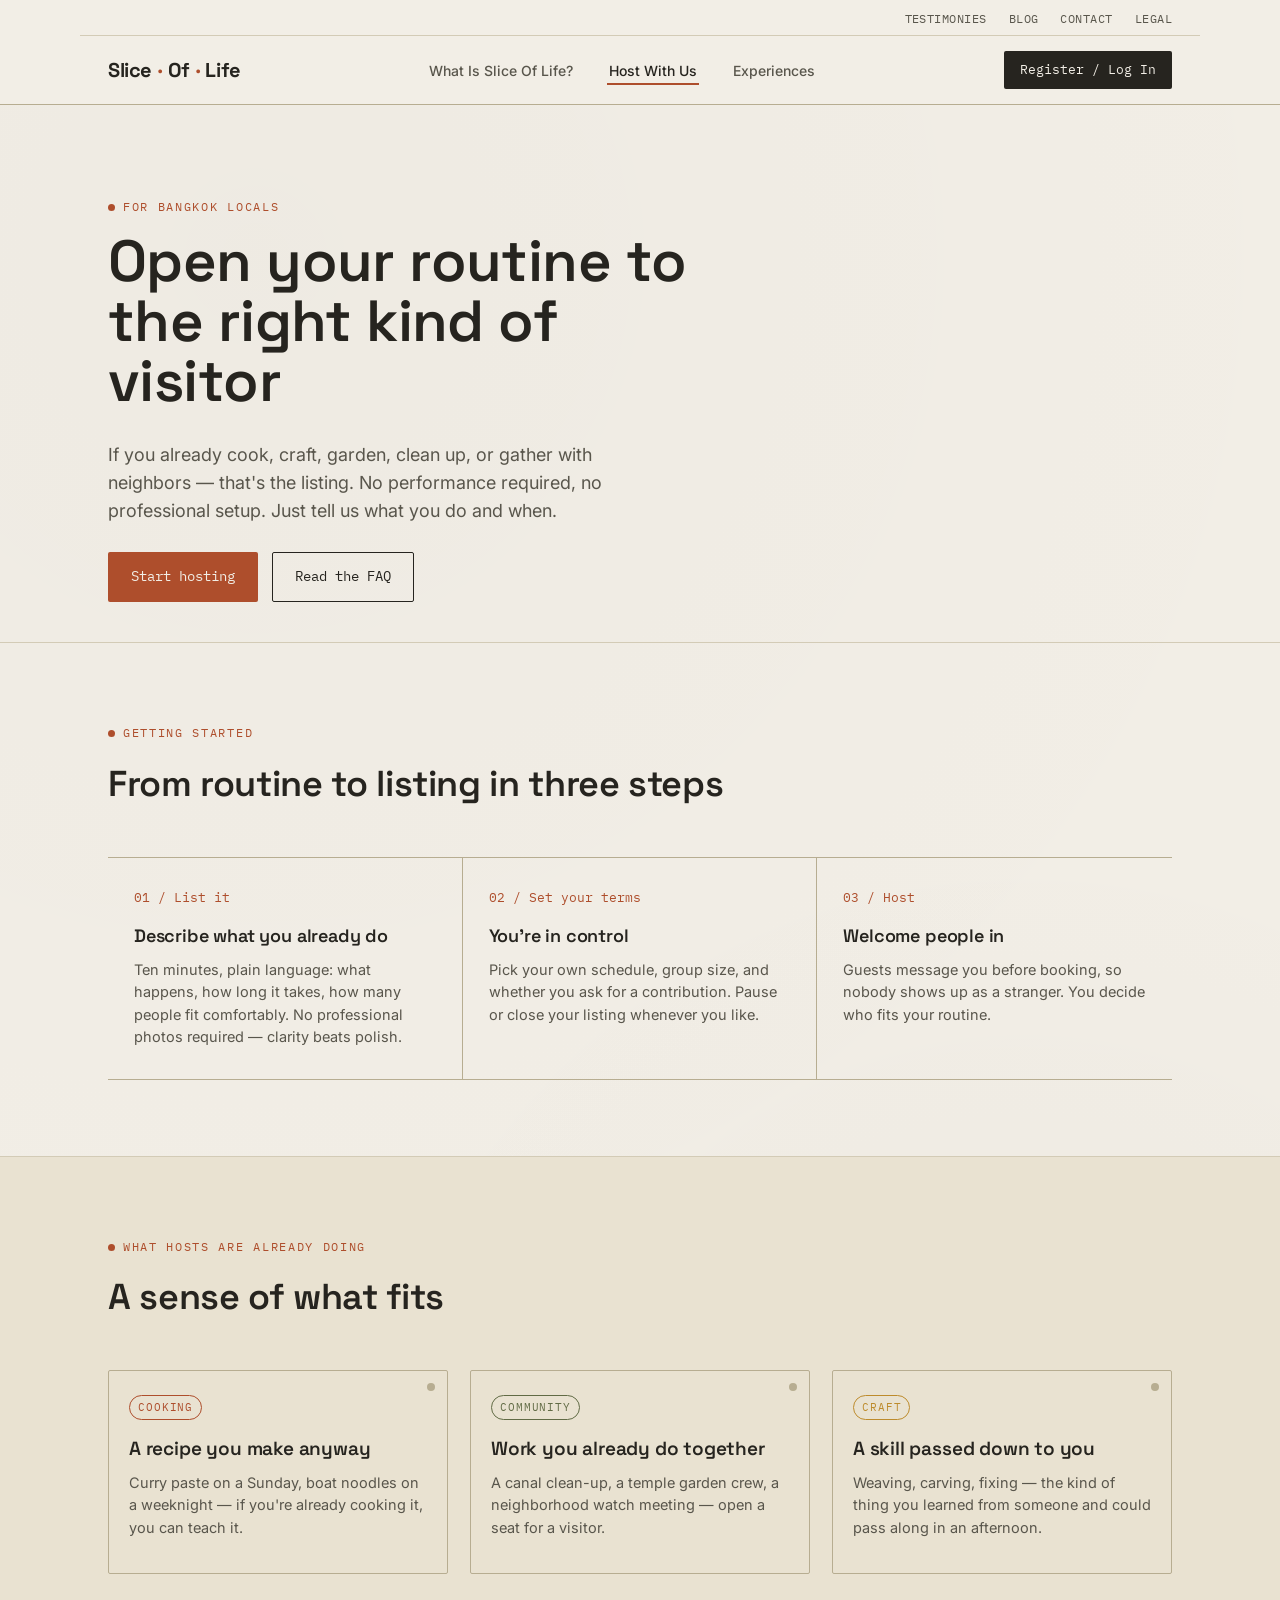
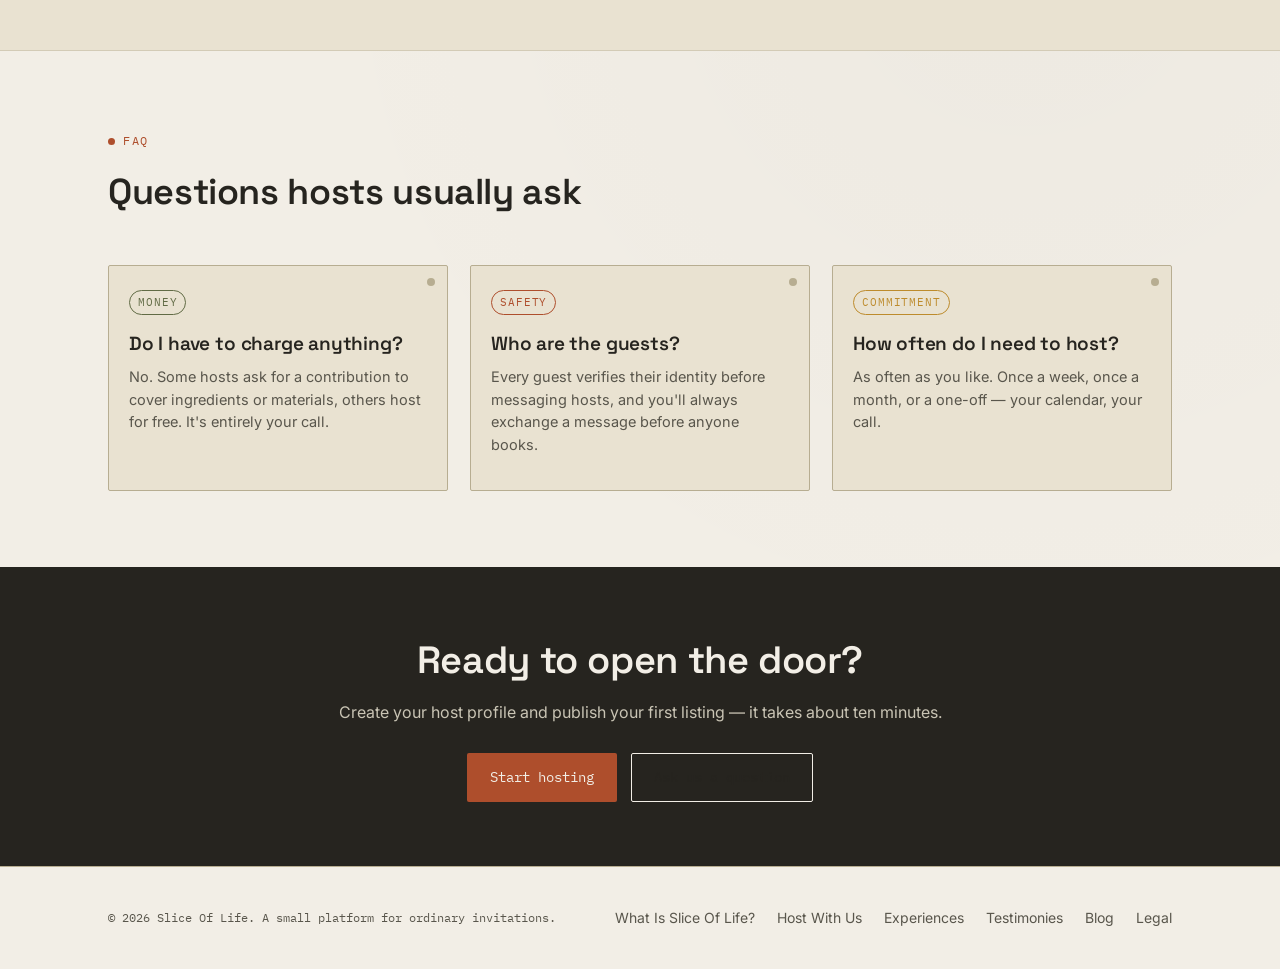
<file: host-with-us.html>
<!DOCTYPE html>
<html lang="en">
<head>
<meta charset="UTF-8">
<meta name="viewport" content="width=device-width, initial-scale=1.0">
<title>Host With Us — Slice Of Life</title>
<meta name="description" content="Share your everyday routine with travelers in Bangkok. List a cooking session, craft, community project, or language exchange on Slice Of Life.">
<link rel="preconnect" href="https://fonts.googleapis.com">
<link href="https://fonts.googleapis.com/css2?family=Space+Grotesk:wght@500;600;700&family=Inter:wght@400;500;600&family=IBM+Plex+Mono:wght@400;500&display=swap" rel="stylesheet">
<link rel="stylesheet" href="style.css">
</head>
<body>

<header class="site-header">
  <div class="container utility-row">
    <ul class="utility-links">
      <li><a href="testimonies.html">Testimonies</a></li>
      <li><a href="blog.html">Blog</a></li>
      <li><a href="contact.html">Contact</a></li>
      <li><a href="legal.html">Legal</a></li>
    </ul>
  </div>
  <div class="container main-row">
    <a href="index.html" class="logo">Slice<span class="dot">·</span>Of<span class="dot">·</span>Life</a>
    <nav>
      <ul class="nav-links">
        <li><a href="about.html">What Is Slice Of Life?</a></li>
        <li><a href="host-with-us.html" aria-current="page">Host With Us</a></li>
        <li><a href="experiences.html">Experiences</a></li>
      </ul>
    </nav>
    <a href="register.html" class="nav-cta">Register / Log In</a>
    <button class="nav-toggle" aria-label="Toggle menu" aria-expanded="false">Menu</button>
  </div>
</header>

<section class="hero" style="padding-bottom: 40px;">
  <div class="container" style="grid-template-columns: 1fr;">
    <div>
      <span class="eyebrow">For Bangkok locals</span>
      <h1 style="max-width: 16ch;">Open your routine to the right kind of visitor</h1>
      <p class="lede">If you already cook, craft, garden, clean up, or gather with neighbors — that's the listing. No performance required, no professional setup. Just tell us what you do and when.</p>
      <div class="hero-actions">
        <a href="register.html" class="btn btn-primary">Start hosting</a>
        <a href="#faq" class="btn btn-outline">Read the FAQ</a>
      </div>
    </div>
  </div>
</section>

<section>
  <div class="container">
    <div class="section-head">
      <span class="eyebrow">Getting started</span>
      <h2>From routine to listing in three steps</h2>
    </div>
    <div class="steps">
      <div class="step">
        <span class="num">01 / List it</span>
        <h3>Describe what you already do</h3>
        <p>Ten minutes, plain language: what happens, how long it takes, how many people fit comfortably. No professional photos required — clarity beats polish.</p>
      </div>
      <div class="step">
        <span class="num">02 / Set your terms</span>
        <h3>You're in control</h3>
        <p>Pick your own schedule, group size, and whether you ask for a contribution. Pause or close your listing whenever you like.</p>
      </div>
      <div class="step">
        <span class="num">03 / Host</span>
        <h3>Welcome people in</h3>
        <p>Guests message you before booking, so nobody shows up as a stranger. You decide who fits your routine.</p>
      </div>
    </div>
  </div>
</section>

<section class="section-alt">
  <div class="container">
    <div class="section-head">
      <span class="eyebrow">What hosts are already doing</span>
      <h2>A sense of what fits</h2>
    </div>
    <div class="card-grid">
      <article class="index-card">
        <span class="tag clay">Cooking</span>
        <h3>A recipe you make anyway</h3>
        <p>Curry paste on a Sunday, boat noodles on a weeknight — if you're already cooking it, you can teach it.</p>
      </article>
      <article class="index-card">
        <span class="tag">Community</span>
        <h3>Work you already do together</h3>
        <p>A canal clean-up, a temple garden crew, a neighborhood watch meeting — open a seat for a visitor.</p>
      </article>
      <article class="index-card">
        <span class="tag ochre">Craft</span>
        <h3>A skill passed down to you</h3>
        <p>Weaving, carving, fixing — the kind of thing you learned from someone and could pass along in an afternoon.</p>
      </article>
    </div>
  </div>
</section>

<section id="faq">
  <div class="container">
    <div class="section-head">
      <span class="eyebrow">FAQ</span>
      <h2>Questions hosts usually ask</h2>
    </div>
    <div class="card-grid">
      <article class="index-card">
        <span class="tag">Money</span>
        <h3>Do I have to charge anything?</h3>
        <p>No. Some hosts ask for a contribution to cover ingredients or materials, others host for free. It's entirely your call.</p>
      </article>
      <article class="index-card">
        <span class="tag clay">Safety</span>
        <h3>Who are the guests?</h3>
        <p>Every guest verifies their identity before messaging hosts, and you'll always exchange a message before anyone books.</p>
      </article>
      <article class="index-card">
        <span class="tag ochre">Commitment</span>
        <h3>How often do I need to host?</h3>
        <p>As often as you like. Once a week, once a month, or a one-off — your calendar, your call.</p>
      </article>
    </div>
  </div>
</section>

<div class="cta-band">
  <div class="container">
    <h2>Ready to open the door?</h2>
    <p>Create your host profile and publish your first listing — it takes about ten minutes.</p>
    <div class="hero-actions">
      <a href="register.html" class="btn btn-primary" style="background:#AE4E2C;">Start hosting</a>
      <a href="contact.html" class="btn btn-outline" style="border-color:#F2EEE6;">Ask us a question</a>
    </div>
  </div>
</div>

<footer class="site-footer">
  <div class="container">
    <span class="fine">© 2026 Slice Of Life. A small platform for ordinary invitations.</span>
    <ul class="foot-links">
      <li><a href="about.html">What Is Slice Of Life?</a></li>
      <li><a href="host-with-us.html">Host With Us</a></li>
      <li><a href="experiences.html">Experiences</a></li>
      <li><a href="testimonies.html">Testimonies</a></li>
      <li><a href="blog.html">Blog</a></li>
      <li><a href="legal.html">Legal</a></li>
    </ul>
  </div>
</footer>

<script src="script.js"></script>
</body>
</html>
</file>
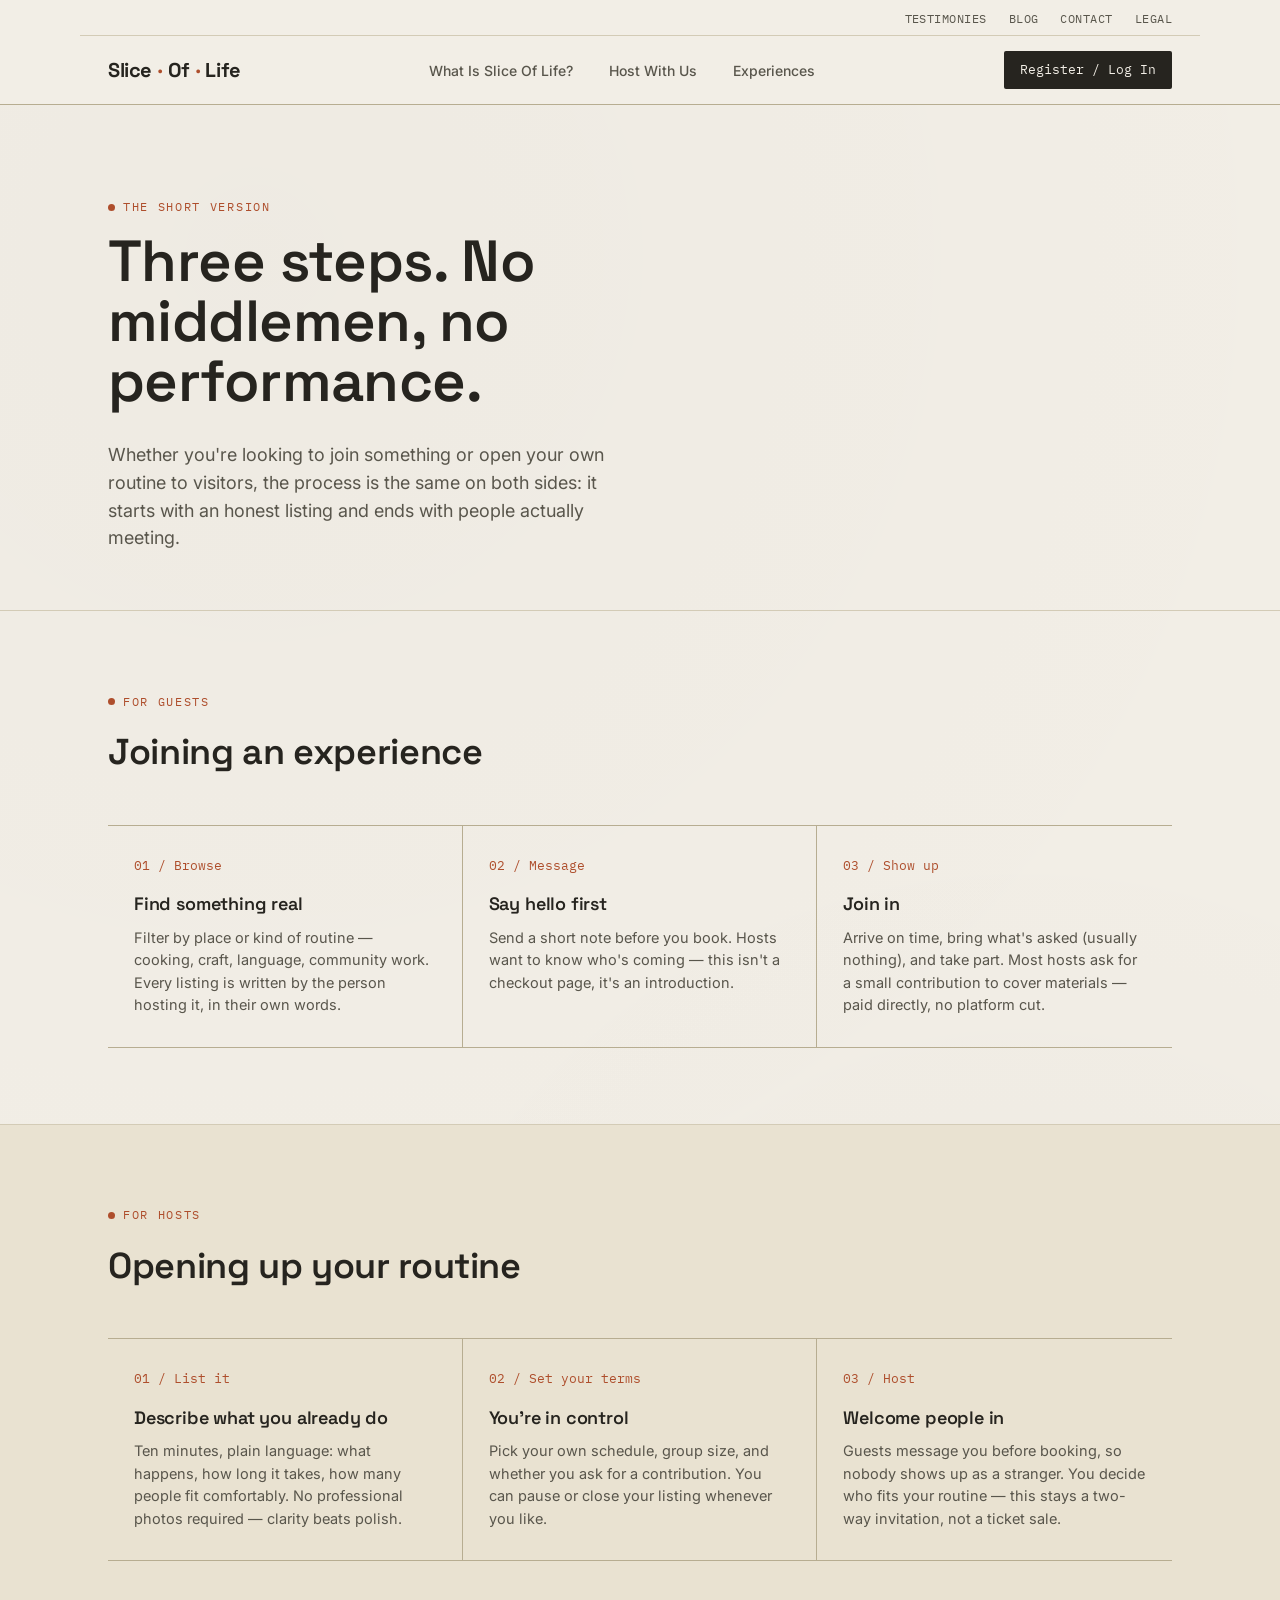
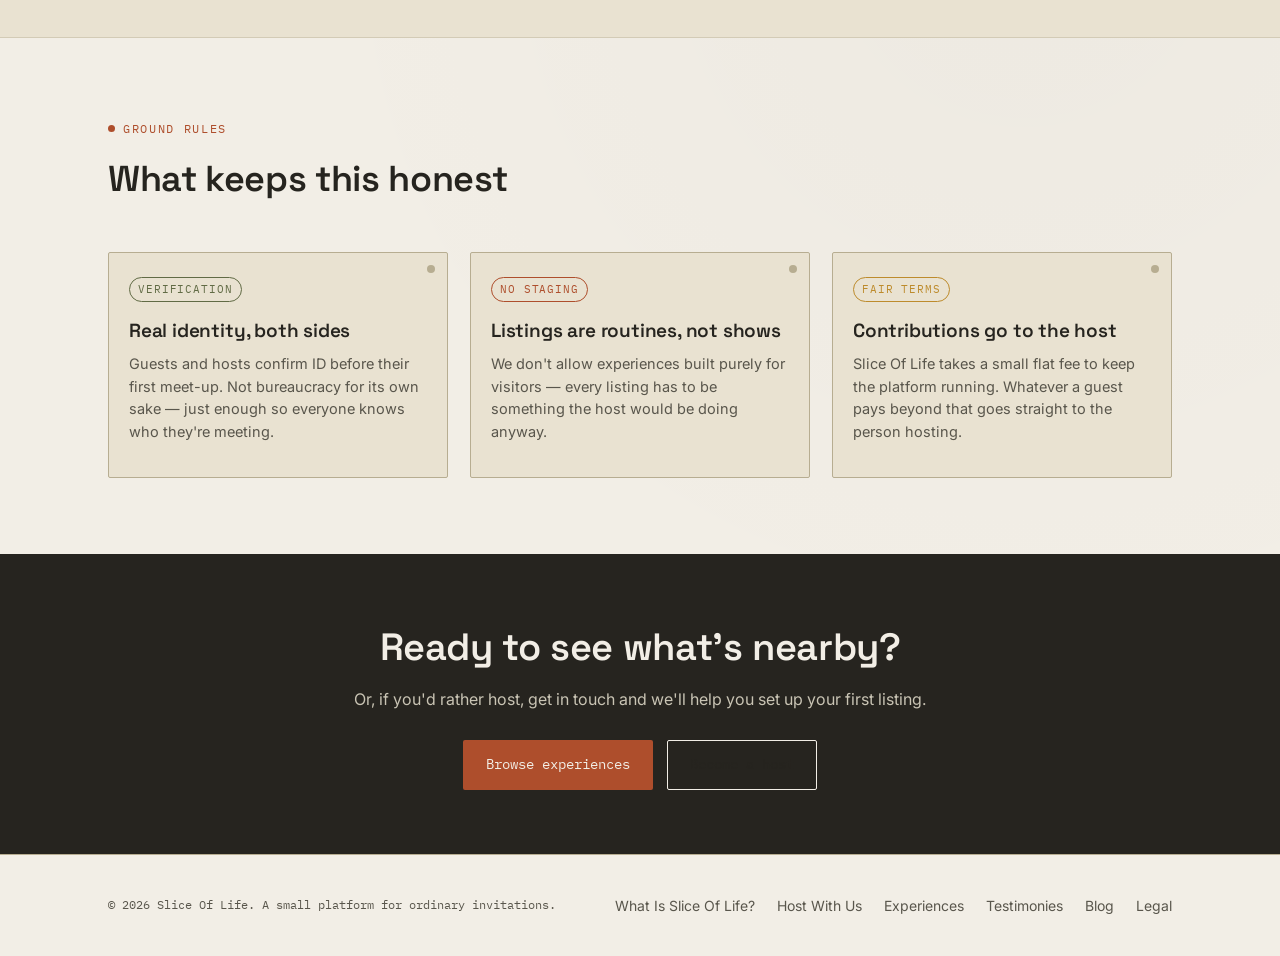
<file: how-it-works.html>
<!DOCTYPE html>
<html lang="en">
<head>
<meta charset="UTF-8">
<meta name="viewport" content="width=device-width, initial-scale=1.0">
<title>How It Works — Slice Of Life</title>
<meta name="description" content="How Slice Of Life works for guests and hosts — from browsing a routine to showing up and joining in.">
<link rel="preconnect" href="https://fonts.googleapis.com">
<link href="https://fonts.googleapis.com/css2?family=Space+Grotesk:wght@500;600;700&family=Inter:wght@400;500;600&family=IBM+Plex+Mono:wght@400;500&display=swap" rel="stylesheet">
<link rel="stylesheet" href="style.css">
</head>
<body>

<header class="site-header">
  <div class="container utility-row">
    <ul class="utility-links">
      <li><a href="testimonies.html">Testimonies</a></li>
      <li><a href="blog.html">Blog</a></li>
      <li><a href="contact.html">Contact</a></li>
      <li><a href="legal.html">Legal</a></li>
    </ul>
  </div>
  <div class="container main-row">
    <a href="index.html" class="logo">Slice<span class="dot">·</span>Of<span class="dot">·</span>Life</a>
    <nav>
      <ul class="nav-links">
        <li><a href="about.html">What Is Slice Of Life?</a></li>
        <li><a href="host-with-us.html">Host With Us</a></li>
        <li><a href="experiences.html">Experiences</a></li>
      </ul>
    </nav>
    <a href="register.html" class="nav-cta">Register / Log In</a>
    <button class="nav-toggle" aria-label="Toggle menu" aria-expanded="false">Menu</button>
  </div>
</header>

<section class="hero" style="padding-bottom: 40px;">
  <div class="container" style="grid-template-columns: 1fr;">
    <div>
      <span class="eyebrow">The short version</span>
      <h1 style="max-width: 16ch;">Three steps. No middlemen, no performance.</h1>
      <p class="lede">Whether you're looking to join something or open your own routine to visitors, the process is the same on both sides: it starts with an honest listing and ends with people actually meeting.</p>
    </div>
  </div>
</section>

<section>
  <div class="container">
    <div class="section-head">
      <span class="eyebrow">For guests</span>
      <h2>Joining an experience</h2>
    </div>
    <div class="steps">
      <div class="step">
        <span class="num">01 / Browse</span>
        <h3>Find something real</h3>
        <p>Filter by place or kind of routine — cooking, craft, language, community work. Every listing is written by the person hosting it, in their own words.</p>
      </div>
      <div class="step">
        <span class="num">02 / Message</span>
        <h3>Say hello first</h3>
        <p>Send a short note before you book. Hosts want to know who's coming — this isn't a checkout page, it's an introduction.</p>
      </div>
      <div class="step">
        <span class="num">03 / Show up</span>
        <h3>Join in</h3>
        <p>Arrive on time, bring what's asked (usually nothing), and take part. Most hosts ask for a small contribution to cover materials — paid directly, no platform cut.</p>
      </div>
    </div>
  </div>
</section>

<section class="section-alt">
  <div class="container">
    <div class="section-head">
      <span class="eyebrow">For hosts</span>
      <h2>Opening up your routine</h2>
    </div>
    <div class="steps">
      <div class="step">
        <span class="num">01 / List it</span>
        <h3>Describe what you already do</h3>
        <p>Ten minutes, plain language: what happens, how long it takes, how many people fit comfortably. No professional photos required — clarity beats polish.</p>
      </div>
      <div class="step">
        <span class="num">02 / Set your terms</span>
        <h3>You're in control</h3>
        <p>Pick your own schedule, group size, and whether you ask for a contribution. You can pause or close your listing whenever you like.</p>
      </div>
      <div class="step">
        <span class="num">03 / Host</span>
        <h3>Welcome people in</h3>
        <p>Guests message you before booking, so nobody shows up as a stranger. You decide who fits your routine — this stays a two-way invitation, not a ticket sale.</p>
      </div>
    </div>
  </div>
</section>

<section>
  <div class="container">
    <div class="section-head">
      <span class="eyebrow">Ground rules</span>
      <h2>What keeps this honest</h2>
    </div>
    <div class="card-grid">
      <article class="index-card">
        <span class="tag">Verification</span>
        <h3>Real identity, both sides</h3>
        <p>Guests and hosts confirm ID before their first meet-up. Not bureaucracy for its own sake — just enough so everyone knows who they're meeting.</p>
      </article>
      <article class="index-card">
        <span class="tag clay">No staging</span>
        <h3>Listings are routines, not shows</h3>
        <p>We don't allow experiences built purely for visitors — every listing has to be something the host would be doing anyway.</p>
      </article>
      <article class="index-card">
        <span class="tag ochre">Fair terms</span>
        <h3>Contributions go to the host</h3>
        <p>Slice Of Life takes a small flat fee to keep the platform running. Whatever a guest pays beyond that goes straight to the person hosting.</p>
      </article>
    </div>
  </div>
</section>

<div class="cta-band">
  <div class="container">
    <h2>Ready to see what's nearby?</h2>
    <p>Or, if you'd rather host, get in touch and we'll help you set up your first listing.</p>
    <div class="hero-actions">
      <a href="experiences.html" class="btn btn-primary" style="background:#AE4E2C;">Browse experiences</a>
      <a href="contact.html" class="btn btn-outline" style="border-color:#F2EEE6;">Become a host</a>
    </div>
  </div>
</div>

<footer class="site-footer">
  <div class="container">
    <span class="fine">© 2026 Slice Of Life. A small platform for ordinary invitations.</span>
    <ul class="foot-links">
      <li><a href="about.html">What Is Slice Of Life?</a></li>
      <li><a href="host-with-us.html">Host With Us</a></li>
      <li><a href="experiences.html">Experiences</a></li>
      <li><a href="testimonies.html">Testimonies</a></li>
      <li><a href="blog.html">Blog</a></li>
      <li><a href="legal.html">Legal</a></li>
    </ul>
  </div>
</footer>

<script src="script.js"></script>
</body>
</html>
</file>
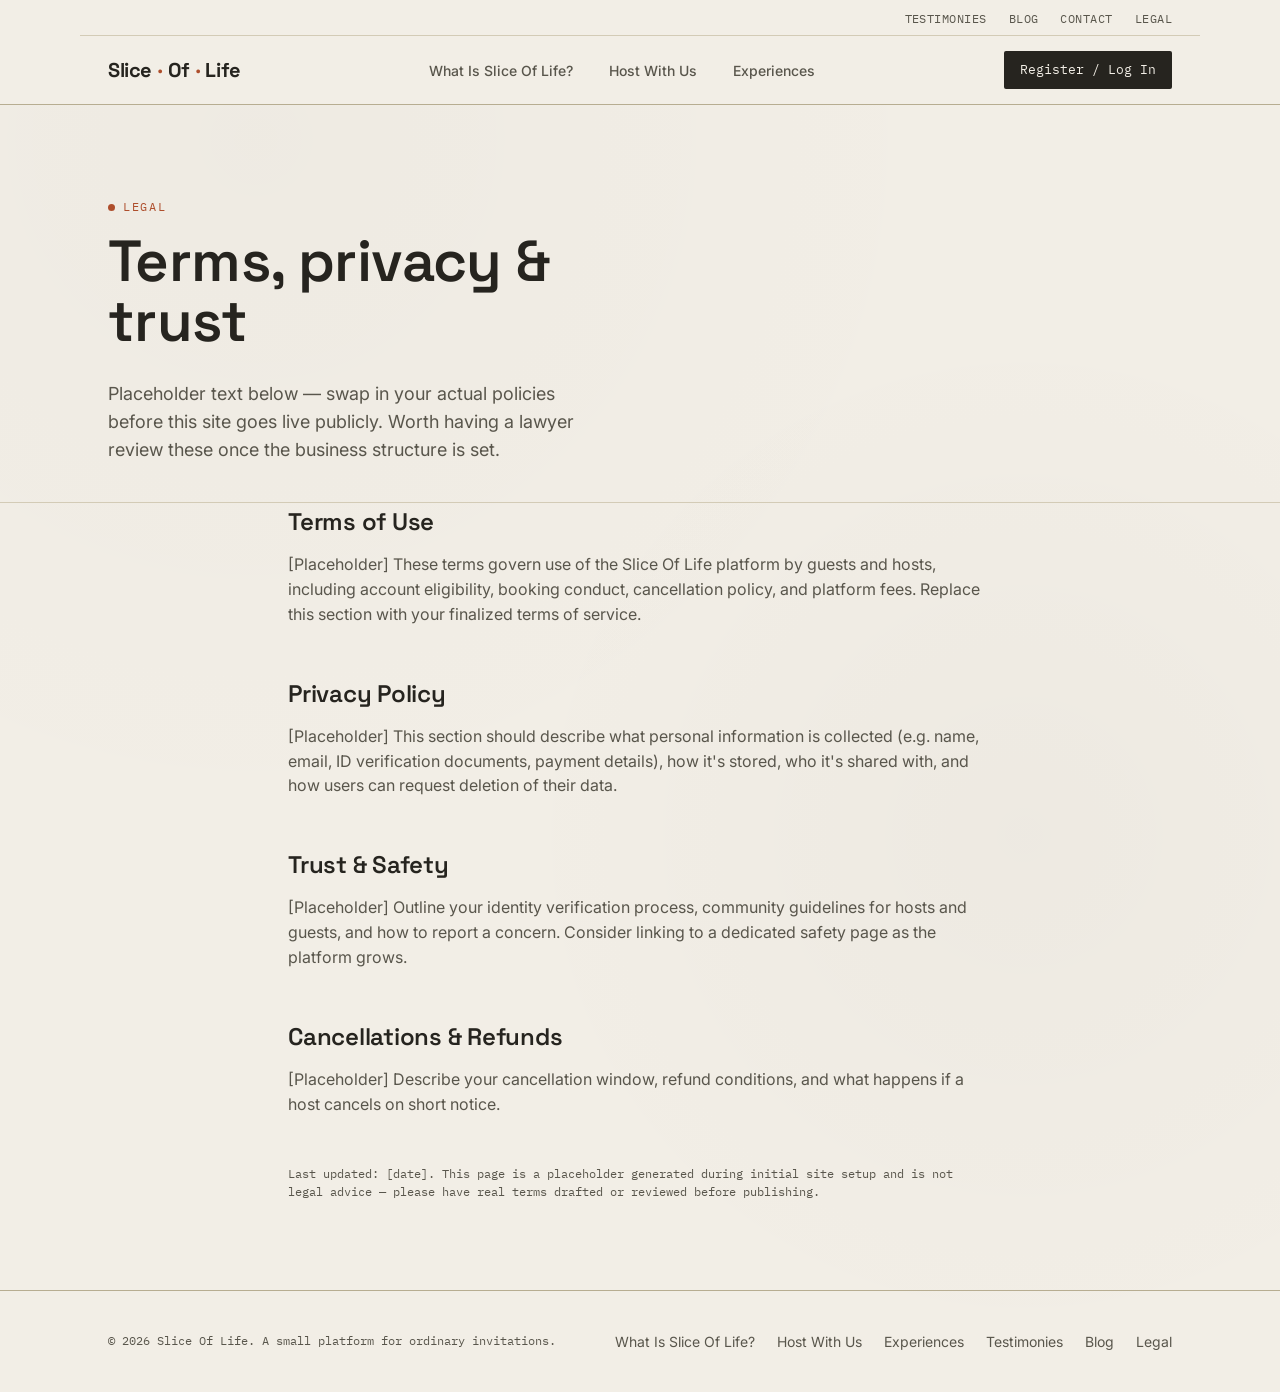
<file: legal.html>
<!DOCTYPE html>
<html lang="en">
<head>
<meta charset="UTF-8">
<meta name="viewport" content="width=device-width, initial-scale=1.0">
<title>Legal — Slice Of Life</title>
<meta name="description" content="Terms of use, privacy policy, and trust & safety information for Slice Of Life.">
<link rel="preconnect" href="https://fonts.googleapis.com">
<link href="https://fonts.googleapis.com/css2?family=Space+Grotesk:wght@500;600;700&family=Inter:wght@400;500;600&family=IBM+Plex+Mono:wght@400;500&display=swap" rel="stylesheet">
<link rel="stylesheet" href="style.css">
</head>
<body>

<header class="site-header">
  <div class="container utility-row">
    <ul class="utility-links">
      <li><a href="testimonies.html">Testimonies</a></li>
      <li><a href="blog.html">Blog</a></li>
      <li><a href="contact.html">Contact</a></li>
      <li><a href="legal.html" aria-current="page">Legal</a></li>
    </ul>
  </div>
  <div class="container main-row">
    <a href="index.html" class="logo">Slice<span class="dot">·</span>Of<span class="dot">·</span>Life</a>
    <nav>
      <ul class="nav-links">
        <li><a href="about.html">What Is Slice Of Life?</a></li>
        <li><a href="host-with-us.html">Host With Us</a></li>
        <li><a href="experiences.html">Experiences</a></li>
      </ul>
    </nav>
    <a href="register.html" class="nav-cta">Register / Log In</a>
    <button class="nav-toggle" aria-label="Toggle menu" aria-expanded="false">Menu</button>
  </div>
</header>

<section class="hero" style="padding-bottom: 20px;">
  <div class="container" style="grid-template-columns: 1fr;">
    <div>
      <span class="eyebrow">Legal</span>
      <h1 style="max-width: 16ch;">Terms, privacy & trust</h1>
      <p class="lede">Placeholder text below — swap in your actual policies before this site goes live publicly. Worth having a lawyer review these once the business structure is set.</p>
    </div>
  </div>
</section>

<section style="padding-top: 0;">
  <div class="container" style="max-width: 760px;">
    <h2>Terms of Use</h2>
    <p>[Placeholder] These terms govern use of the Slice Of Life platform by guests and hosts, including account eligibility, booking conduct, cancellation policy, and platform fees. Replace this section with your finalized terms of service.</p>

    <h2 class="mt-lg">Privacy Policy</h2>
    <p>[Placeholder] This section should describe what personal information is collected (e.g. name, email, ID verification documents, payment details), how it's stored, who it's shared with, and how users can request deletion of their data.</p>

    <h2 class="mt-lg">Trust & Safety</h2>
    <p>[Placeholder] Outline your identity verification process, community guidelines for hosts and guests, and how to report a concern. Consider linking to a dedicated safety page as the platform grows.</p>

    <h2 class="mt-lg">Cancellations & Refunds</h2>
    <p>[Placeholder] Describe your cancellation window, refund conditions, and what happens if a host cancels on short notice.</p>

    <p class="small-print mt-lg">Last updated: [date]. This page is a placeholder generated during initial site setup and is not legal advice — please have real terms drafted or reviewed before publishing.</p>
  </div>
</section>

<footer class="site-footer">
  <div class="container">
    <span class="fine">© 2026 Slice Of Life. A small platform for ordinary invitations.</span>
    <ul class="foot-links">
      <li><a href="about.html">What Is Slice Of Life?</a></li>
      <li><a href="host-with-us.html">Host With Us</a></li>
      <li><a href="experiences.html">Experiences</a></li>
      <li><a href="testimonies.html">Testimonies</a></li>
      <li><a href="blog.html">Blog</a></li>
      <li><a href="legal.html">Legal</a></li>
    </ul>
  </div>
</footer>

<script src="script.js"></script>
</body>
</html>
</file>
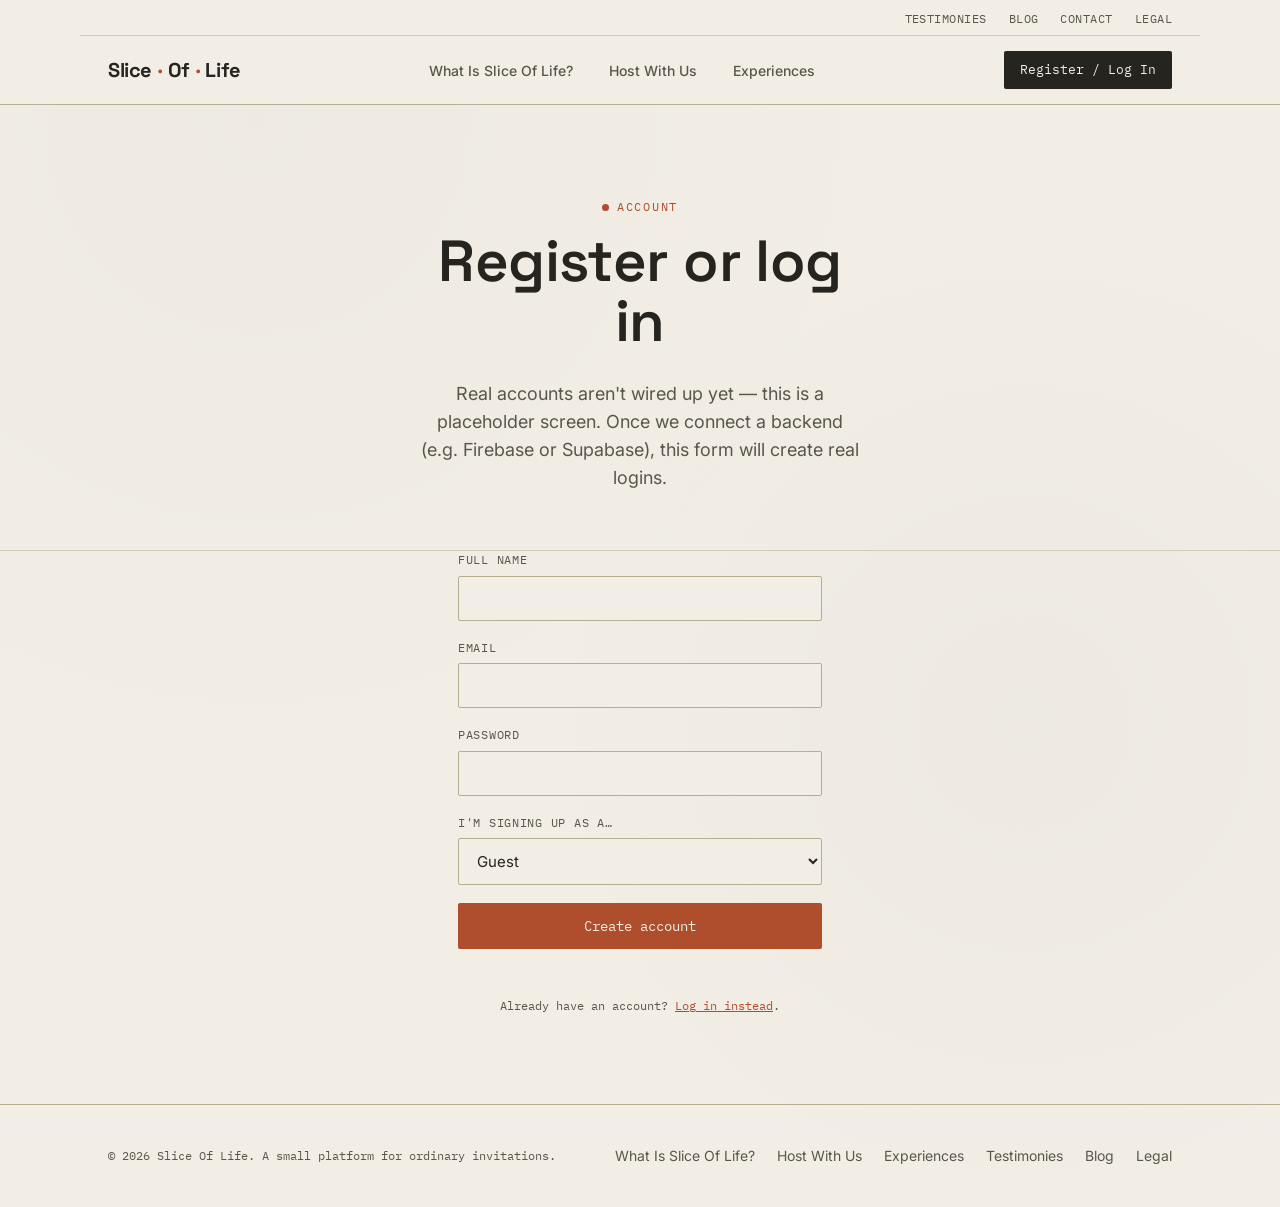
<file: register.html>
<!DOCTYPE html>
<html lang="en">
<head>
<meta charset="UTF-8">
<meta name="viewport" content="width=device-width, initial-scale=1.0">
<title>Register / Log In — Slice Of Life</title>
<meta name="description" content="Create a Slice Of Life account or log in to browse and host experiences in Bangkok.">
<link rel="preconnect" href="https://fonts.googleapis.com">
<link href="https://fonts.googleapis.com/css2?family=Space+Grotesk:wght@500;600;700&family=Inter:wght@400;500;600&family=IBM+Plex+Mono:wght@400;500&display=swap" rel="stylesheet">
<link rel="stylesheet" href="style.css">
</head>
<body>

<header class="site-header">
  <div class="container utility-row">
    <ul class="utility-links">
      <li><a href="testimonies.html">Testimonies</a></li>
      <li><a href="blog.html">Blog</a></li>
      <li><a href="contact.html">Contact</a></li>
      <li><a href="legal.html">Legal</a></li>
    </ul>
  </div>
  <div class="container main-row">
    <a href="index.html" class="logo">Slice<span class="dot">·</span>Of<span class="dot">·</span>Life</a>
    <nav>
      <ul class="nav-links">
        <li><a href="about.html">What Is Slice Of Life?</a></li>
        <li><a href="host-with-us.html">Host With Us</a></li>
        <li><a href="experiences.html">Experiences</a></li>
      </ul>
    </nav>
    <a href="register.html" class="nav-cta" aria-current="page">Register / Log In</a>
    <button class="nav-toggle" aria-label="Toggle menu" aria-expanded="false">Menu</button>
  </div>
</header>

<section class="hero" style="padding-bottom: 40px;">
  <div class="container" style="grid-template-columns: 1fr; justify-items: center; text-align: center;">
    <div style="max-width: 440px;">
      <span class="eyebrow" style="justify-content:center;">Account</span>
      <h1 style="max-width: 100%;">Register or log in</h1>
      <p class="lede" style="margin-left:auto; margin-right:auto;">Real accounts aren't wired up yet — this is a placeholder screen. Once we connect a backend (e.g. Firebase or Supabase), this form will create real logins.</p>
    </div>
  </div>
</section>

<section style="padding-top: 0;">
  <div class="container" style="max-width: 420px;">
    <form class="form-grid" onsubmit="event.preventDefault(); alert('This is a placeholder — account creation isn\'t connected yet.');">
      <div>
        <label for="reg-name">Full name</label>
        <input type="text" id="reg-name" required>
      </div>
      <div>
        <label for="reg-email">Email</label>
        <input type="email" id="reg-email" required>
      </div>
      <div>
        <label for="reg-password">Password</label>
        <input type="password" id="reg-password" required>
      </div>
      <div>
        <label for="reg-role">I'm signing up as a…</label>
        <select id="reg-role">
          <option>Guest</option>
          <option>Host</option>
        </select>
      </div>
      <div>
        <button type="submit" class="btn btn-primary" style="width:100%; justify-content:center;">Create account</button>
      </div>
    </form>
    <p class="small-print text-center mt-lg">Already have an account? <a href="#" style="color: var(--clay); text-decoration: underline;">Log in instead</a>.</p>
  </div>
</section>

<footer class="site-footer">
  <div class="container">
    <span class="fine">© 2026 Slice Of Life. A small platform for ordinary invitations.</span>
    <ul class="foot-links">
      <li><a href="about.html">What Is Slice Of Life?</a></li>
      <li><a href="host-with-us.html">Host With Us</a></li>
      <li><a href="experiences.html">Experiences</a></li>
      <li><a href="testimonies.html">Testimonies</a></li>
      <li><a href="blog.html">Blog</a></li>
      <li><a href="legal.html">Legal</a></li>
    </ul>
  </div>
</footer>

<script src="script.js"></script>
</body>
</html>
</file>
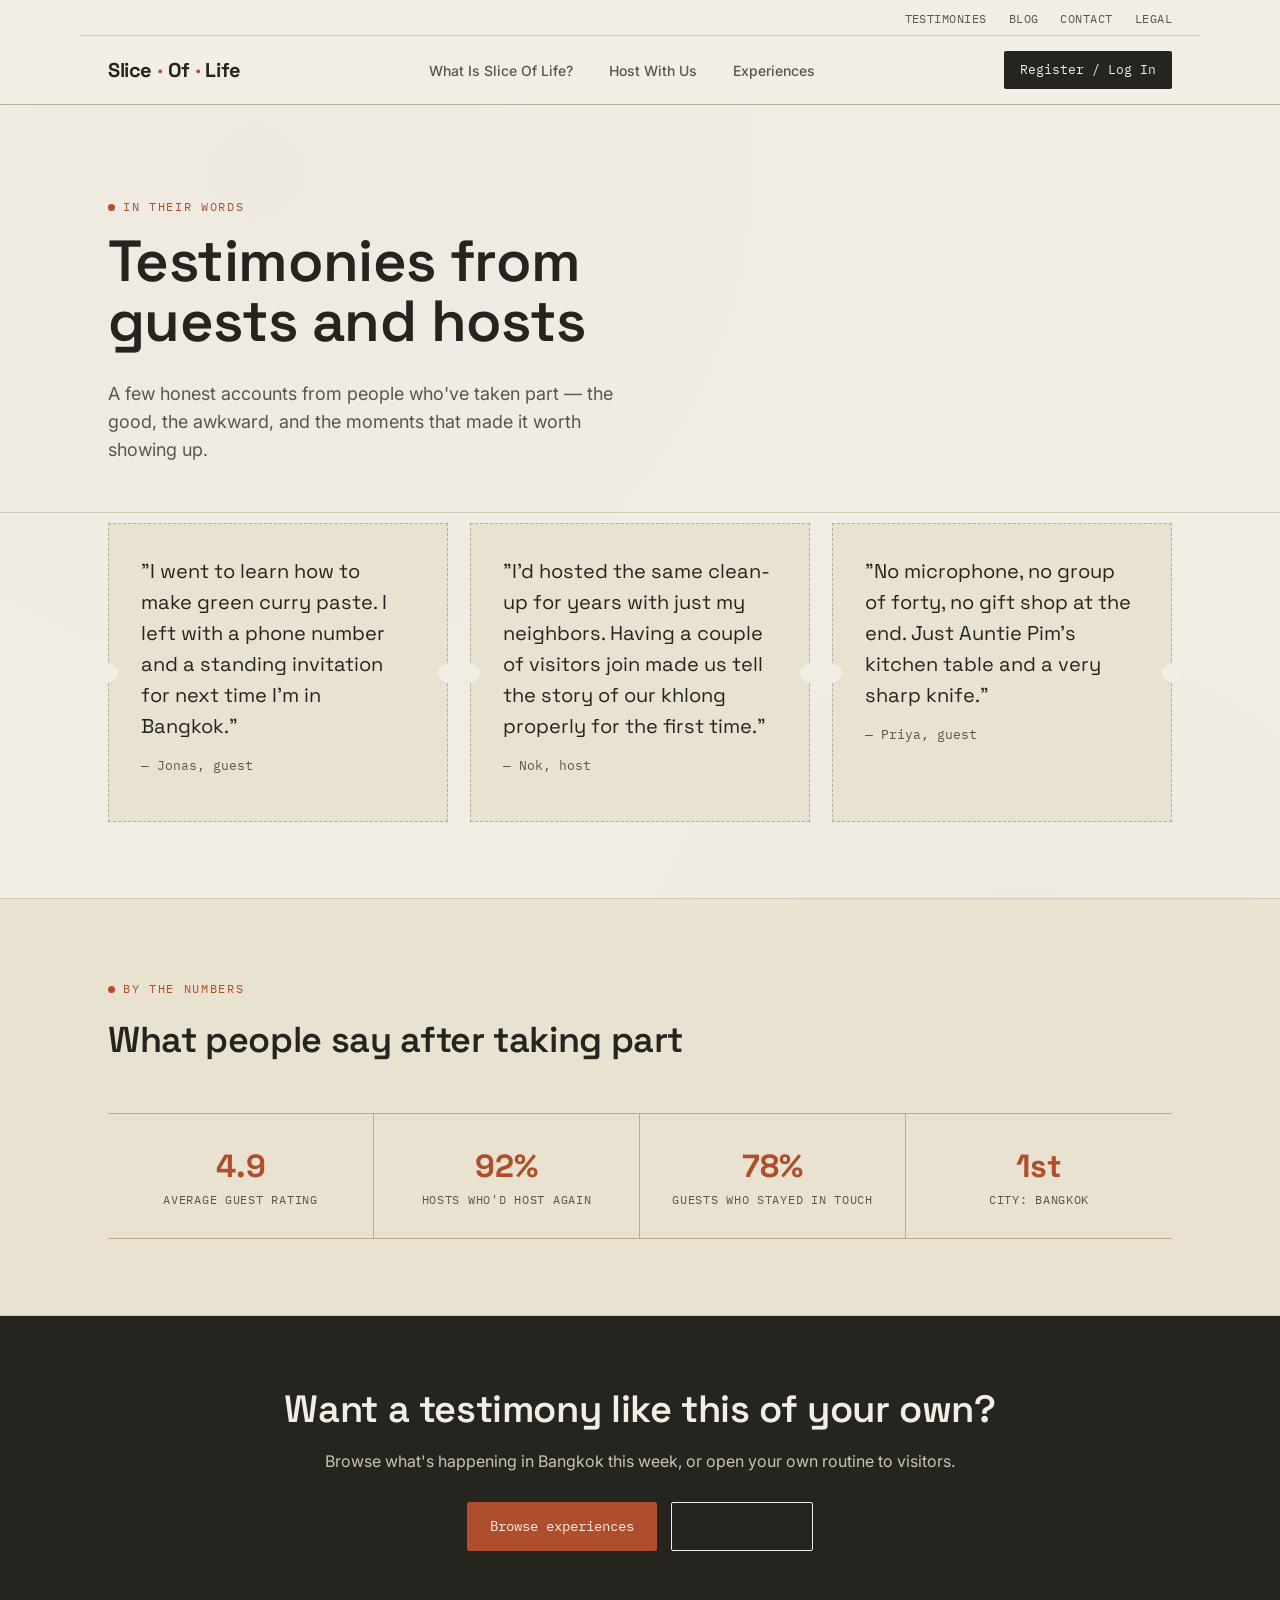
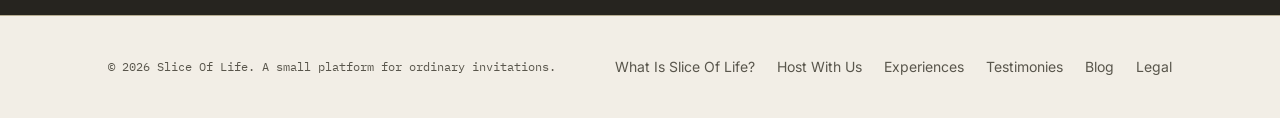
<file: testimonies.html>
<!DOCTYPE html>
<html lang="en">
<head>
<meta charset="UTF-8">
<meta name="viewport" content="width=device-width, initial-scale=1.0">
<title>Testimonies — Slice Of Life</title>
<meta name="description" content="Stories from guests and hosts who've taken part in a Slice Of Life experience.">
<link rel="preconnect" href="https://fonts.googleapis.com">
<link href="https://fonts.googleapis.com/css2?family=Space+Grotesk:wght@500;600;700&family=Inter:wght@400;500;600&family=IBM+Plex+Mono:wght@400;500&display=swap" rel="stylesheet">
<link rel="stylesheet" href="style.css">
</head>
<body>

<header class="site-header">
  <div class="container utility-row">
    <ul class="utility-links">
      <li><a href="testimonies.html" aria-current="page">Testimonies</a></li>
      <li><a href="blog.html">Blog</a></li>
      <li><a href="contact.html">Contact</a></li>
      <li><a href="legal.html">Legal</a></li>
    </ul>
  </div>
  <div class="container main-row">
    <a href="index.html" class="logo">Slice<span class="dot">·</span>Of<span class="dot">·</span>Life</a>
    <nav>
      <ul class="nav-links">
        <li><a href="about.html">What Is Slice Of Life?</a></li>
        <li><a href="host-with-us.html">Host With Us</a></li>
        <li><a href="experiences.html">Experiences</a></li>
      </ul>
    </nav>
    <a href="register.html" class="nav-cta">Register / Log In</a>
    <button class="nav-toggle" aria-label="Toggle menu" aria-expanded="false">Menu</button>
  </div>
</header>

<section class="hero" style="padding-bottom: 30px;">
  <div class="container" style="grid-template-columns: 1fr;">
    <div>
      <span class="eyebrow">In their words</span>
      <h1 style="max-width: 16ch;">Testimonies from guests and hosts</h1>
      <p class="lede">A few honest accounts from people who've taken part — the good, the awkward, and the moments that made it worth showing up.</p>
    </div>
  </div>
</section>

<section style="padding-top: 10px;">
  <div class="container">
    <div class="card-grid">
      <div class="ticket">
        <p class="quote">"I went to learn how to make green curry paste. I left with a phone number and a standing invitation for next time I'm in Bangkok."</p>
        <p class="who">— Jonas, guest</p>
      </div>
      <div class="ticket">
        <p class="quote">"I'd hosted the same clean-up for years with just my neighbors. Having a couple of visitors join made us tell the story of our khlong properly for the first time."</p>
        <p class="who">— Nok, host</p>
      </div>
      <div class="ticket">
        <p class="quote">"No microphone, no group of forty, no gift shop at the end. Just Auntie Pim's kitchen table and a very sharp knife."</p>
        <p class="who">— Priya, guest</p>
      </div>
    </div>
  </div>
</section>

<section class="section-alt">
  <div class="container">
    <div class="section-head">
      <span class="eyebrow">By the numbers</span>
      <h2>What people say after taking part</h2>
    </div>
    <div class="stat-strip">
      <div class="stat"><div class="n">4.9</div><div class="l">Average guest rating</div></div>
      <div class="stat"><div class="n">92%</div><div class="l">Hosts who'd host again</div></div>
      <div class="stat"><div class="n">78%</div><div class="l">Guests who stayed in touch</div></div>
      <div class="stat"><div class="n">1st</div><div class="l">City: Bangkok</div></div>
    </div>
  </div>
</section>

<div class="cta-band">
  <div class="container">
    <h2>Want a testimony like this of your own?</h2>
    <p>Browse what's happening in Bangkok this week, or open your own routine to visitors.</p>
    <div class="hero-actions">
      <a href="experiences.html" class="btn btn-primary" style="background:#AE4E2C;">Browse experiences</a>
      <a href="host-with-us.html" class="btn btn-outline" style="border-color:#F2EEE6;">Host with us</a>
    </div>
  </div>
</div>

<footer class="site-footer">
  <div class="container">
    <span class="fine">© 2026 Slice Of Life. A small platform for ordinary invitations.</span>
    <ul class="foot-links">
      <li><a href="about.html">What Is Slice Of Life?</a></li>
      <li><a href="host-with-us.html">Host With Us</a></li>
      <li><a href="experiences.html">Experiences</a></li>
      <li><a href="testimonies.html">Testimonies</a></li>
      <li><a href="blog.html">Blog</a></li>
      <li><a href="legal.html">Legal</a></li>
    </ul>
  </div>
</footer>

<script src="script.js"></script>
</body>
</html>
</file>
<file: style.css>
/* ============================================
   Slice Of Life — design tokens
   ============================================ */
:root {
  --paper: #F2EEE6;
  --paper-alt: #E9E2D1;
  --ink: #26241F;
  --ink-soft: #59564C;
  --clay: #AE4E2C;
  --clay-dark: #8E3E22;
  --moss: #616B45;
  --ochre: #BD8B2C;
  --line: #D3CBB6;
  --line-strong: #B7AD91;

  --font-display: "Space Grotesk", "Arial Narrow", sans-serif;
  --font-body: "Inter", -apple-system, BlinkMacSystemFont, sans-serif;
  --font-mono: "IBM Plex Mono", "Courier New", monospace;

  --radius: 2px;
  --container: 1120px;
}

* { box-sizing: border-box; }

html { scroll-behavior: smooth; }

@media (prefers-reduced-motion: reduce) {
  html { scroll-behavior: auto; }
  * { animation-duration: 0.001ms !important; transition-duration: 0.001ms !important; }
}

body {
  margin: 0;
  background: var(--paper);
  color: var(--ink);
  font-family: var(--font-body);
  font-size: 16px;
  line-height: 1.55;
  -webkit-font-smoothing: antialiased;
}

/* subtle paper texture via layered gradients */
body {
  background-image:
    radial-gradient(circle at 20% 10%, rgba(0,0,0,0.015) 0, transparent 45%),
    radial-gradient(circle at 80% 60%, rgba(0,0,0,0.02) 0, transparent 40%);
}

img { max-width: 100%; display: block; }

a { color: inherit; }

h1, h2, h3, h4 {
  font-family: var(--font-display);
  font-weight: 600;
  letter-spacing: -0.01em;
  margin: 0 0 0.5em 0;
  color: var(--ink);
}

p { margin: 0 0 1em 0; color: var(--ink-soft); }

.container {
  max-width: var(--container);
  margin: 0 auto;
  padding: 0 28px;
}

.eyebrow {
  font-family: var(--font-mono);
  font-size: 12px;
  letter-spacing: 0.14em;
  text-transform: uppercase;
  color: var(--clay);
  display: inline-flex;
  align-items: center;
  gap: 8px;
  margin-bottom: 14px;
}
.eyebrow::before {
  content: "";
  width: 7px;
  height: 7px;
  background: var(--clay);
  border-radius: 50%;
  display: inline-block;
}

/* ============================================
   Header / nav
   ============================================ */
.site-header {
  border-bottom: 1px solid var(--line-strong);
  background: var(--paper);
  position: sticky;
  top: 0;
  z-index: 50;
}
/* -- utility row (top strip): secondary links -- */
.utility-row {
  display: flex;
  justify-content: flex-end;
  height: 36px;
  align-items: center;
  border-bottom: 1px solid var(--line);
}
.utility-links {
  display: flex;
  gap: 22px;
  list-style: none;
  margin: 0;
  padding: 0;
}
.utility-links a {
  font-family: var(--font-mono);
  font-size: 11.5px;
  letter-spacing: 0.04em;
  text-transform: uppercase;
  text-decoration: none;
  color: var(--ink-soft);
}
.utility-links a:hover { color: var(--clay); }

/* -- main row: logo + primary nav + account cta -- */
.main-row {
  display: flex;
  align-items: center;
  justify-content: space-between;
  height: 68px;
}
.logo {
  font-family: var(--font-display);
  font-weight: 700;
  font-size: 20px;
  letter-spacing: -0.02em;
  text-decoration: none;
  display: flex;
  align-items: baseline;
  gap: 6px;
}
.logo .dot { color: var(--clay); }

.nav-links {
  display: flex;
  gap: 32px;
  list-style: none;
  margin: 0;
  padding: 0;
}
.nav-links a {
  text-decoration: none;
  font-size: 14px;
  font-weight: 500;
  color: var(--ink-soft);
  padding: 4px 2px;
  border-bottom: 2px solid transparent;
  transition: border-color 0.15s ease, color 0.15s ease;
}
.nav-links a:hover,
.nav-links a[aria-current="page"] {
  color: var(--ink);
  border-color: var(--clay);
}

.nav-cta {
  font-family: var(--font-mono);
  font-size: 13px;
  text-decoration: none;
  color: var(--paper);
  background: var(--ink);
  padding: 9px 16px;
  border-radius: var(--radius);
  transition: background 0.15s ease;
  white-space: nowrap;
}
.nav-cta:hover { background: var(--clay-dark); }

.nav-toggle {
  display: none;
  background: none;
  border: 1px solid var(--line-strong);
  padding: 8px 10px;
  font-family: var(--font-mono);
  cursor: pointer;
}

@media (max-width: 760px) {
  .utility-row { display: none; }
  .nav-links { display: none; }
  .nav-toggle { display: inline-block; }
  .site-header.open .nav-links {
    display: flex;
    flex-direction: column;
    position: absolute;
    top: 68px;
    left: 0;
    right: 0;
    background: var(--paper);
    border-bottom: 1px solid var(--line-strong);
    padding: 16px 28px 24px;
    gap: 18px;
    z-index: 40;
  }
  .site-header.open .utility-row {
    display: flex;
    justify-content: flex-start;
    position: absolute;
    top: calc(68px + 236px);
    left: 0;
    right: 0;
    background: var(--paper-alt);
    padding: 14px 28px;
    height: auto;
    border-top: 1px solid var(--line-strong);
  }
  .nav-cta { padding: 9px 12px; font-size: 12px; }
}

/* ============================================
   Immersive hero (landing page)
   ============================================ */
.hero-immersive {
  position: relative;
  min-height: 88vh;
  display: flex;
  align-items: center;
  justify-content: center;
  text-align: center;
  overflow: hidden;
  color: var(--paper);
  isolation: isolate;
}
.hero-immersive .hero-bg {
  position: absolute;
  inset: 0;
  z-index: -2;
  width: 100%;
  height: 100%;
  object-fit: cover;
}
.hero-immersive .hero-bg-placeholder {
  position: absolute;
  inset: 0;
  z-index: -2;
  width: 100%;
  height: 100%;
}
.hero-immersive .hero-overlay {
  position: absolute;
  inset: 0;
  z-index: -1;
  background: linear-gradient(180deg, rgba(20,19,15,0.35) 0%, rgba(20,19,15,0.55) 55%, rgba(20,19,15,0.78) 100%);
}
.hero-immersive .hero-content {
  max-width: 720px;
  padding: 40px 28px;
}
.hero-immersive .eyebrow {
  color: #E7C98A;
  justify-content: center;
}
.hero-immersive .eyebrow::before { background: #E7C98A; }
.hero-wordmark {
  font-family: var(--font-display);
  font-weight: 700;
  font-size: clamp(42px, 8vw, 84px);
  letter-spacing: -0.02em;
  line-height: 1;
  margin: 6px 0 22px;
  color: var(--paper);
}
.hero-wordmark .dot { color: #E7936A; }
.hero-strapline {
  font-size: clamp(16px, 2vw, 20px);
  color: #EDE8DA;
  max-width: 46ch;
  margin: 0 auto 40px;
}
.hero-strapline em {
  font-style: italic;
  color: #EDE8DA;
}

/* -- experiences-in selector -- */
.experience-picker {
  display: inline-flex;
  align-items: center;
  gap: 0;
  background: rgba(242,238,230,0.96);
  border-radius: var(--radius);
  padding: 6px;
  flex-wrap: wrap;
  justify-content: center;
}
.experience-picker .picker-label {
  font-family: var(--font-mono);
  font-size: 12px;
  letter-spacing: 0.08em;
  text-transform: uppercase;
  color: var(--ink-soft);
  padding: 0 14px;
  white-space: nowrap;
}
.experience-picker select {
  border: none;
  background: var(--paper-alt);
  color: var(--ink);
  font-family: var(--font-body);
  font-weight: 600;
  font-size: 15px;
  padding: 12px 16px;
  min-width: 200px;
  border-radius: var(--radius);
}
.experience-picker select:focus { outline: 2px solid var(--clay); }
.experience-picker .btn {
  margin-left: 6px;
}
@media (max-width: 560px) {
  .experience-picker { flex-direction: column; padding: 14px; gap: 10px; }
  .experience-picker .picker-label { padding: 0; }
  .experience-picker select { width: 100%; min-width: 0; }
  .experience-picker .btn { margin-left: 0; width: 100%; justify-content: center; }
}

.hero-swap-note {
  font-family: var(--font-mono);
  font-size: 11px;
  color: rgba(242,238,230,0.55);
  margin-top: 28px;
}

/* ============================================
   Buttons
   ============================================ */
.btn {
  display: inline-flex;
  align-items: center;
  gap: 8px;
  font-family: var(--font-mono);
  font-size: 14px;
  text-decoration: none;
  padding: 13px 22px;
  border-radius: var(--radius);
  border: 1px solid transparent;
  cursor: pointer;
}
.btn-primary { background: var(--clay); color: var(--paper); }
.btn-primary:hover { background: var(--clay-dark); }
.btn-outline { background: transparent; color: var(--ink); border-color: var(--ink); }
.btn-outline:hover { background: var(--ink); color: var(--paper); }

/* ============================================
   Hero
   ============================================ */
.hero {
  border-bottom: 1px solid var(--line);
  padding: 88px 0 72px;
}
.hero .container { display: grid; grid-template-columns: 1.1fr 0.9fr; gap: 56px; align-items: end; }
.hero h1 {
  font-size: clamp(38px, 5vw, 58px);
  line-height: 1.04;
  max-width: 12ch;
}
.hero .lede { font-size: 18px; max-width: 46ch; }
.hero-actions { display: flex; gap: 14px; margin-top: 28px; flex-wrap: wrap; }

.hero-note {
  border: 1px dashed var(--line-strong);
  padding: 22px;
  font-family: var(--font-mono);
  font-size: 13px;
  color: var(--ink-soft);
  background: var(--paper-alt);
}
.hero-note b { color: var(--ink); }

@media (max-width: 760px) {
  .hero .container { grid-template-columns: 1fr; }
}

/* ============================================
   Index cards (signature element)
   ============================================ */
.card-grid {
  display: grid;
  grid-template-columns: repeat(3, 1fr);
  gap: 22px;
}
@media (max-width: 900px) { .card-grid { grid-template-columns: repeat(2, 1fr); } }
@media (max-width: 620px) { .card-grid { grid-template-columns: 1fr; } }

.index-card {
  background: var(--paper-alt);
  border: 1px solid var(--line-strong);
  border-radius: var(--radius);
  padding: 22px 20px 20px;
  position: relative;
  transition: transform 0.18s ease, box-shadow 0.18s ease;
}
.index-card::before {
  content: "";
  position: absolute;
  top: 12px;
  right: 12px;
  width: 8px;
  height: 8px;
  border-radius: 50%;
  background: var(--line-strong);
}
.index-card:hover {
  transform: translateY(-3px) rotate(-0.3deg);
  box-shadow: 0 10px 24px rgba(38,36,31,0.09);
}
.index-card .tag {
  font-family: var(--font-mono);
  font-size: 11px;
  letter-spacing: 0.08em;
  text-transform: uppercase;
  color: var(--moss);
  border: 1px solid var(--moss);
  padding: 3px 8px;
  border-radius: 999px;
  display: inline-block;
  margin-bottom: 14px;
}
.index-card .tag.clay { color: var(--clay); border-color: var(--clay); }
.index-card .tag.ochre { color: var(--ochre); border-color: var(--ochre); }
.index-card h3 { font-size: 19px; margin-bottom: 8px; }
.index-card p { font-size: 14.5px; margin-bottom: 14px; }
.index-card .meta {
  font-family: var(--font-mono);
  font-size: 12px;
  color: var(--ink-soft);
  border-top: 1px dashed var(--line-strong);
  padding-top: 12px;
  display: flex;
  justify-content: space-between;
}

/* ============================================
   Section shells
   ============================================ */
section { padding: 76px 0; }
.section-alt { background: var(--paper-alt); border-top: 1px solid var(--line); border-bottom: 1px solid var(--line); }
.section-head { max-width: 640px; margin-bottom: 44px; }
.section-head h2 { font-size: clamp(26px, 3.4vw, 36px); }

/* ============================================
   Numbered steps
   ============================================ */
.steps {
  display: grid;
  grid-template-columns: repeat(3, 1fr);
  gap: 0;
  border-top: 1px solid var(--line-strong);
}
.step {
  padding: 30px 26px;
  border-right: 1px solid var(--line-strong);
  border-bottom: 1px solid var(--line-strong);
}
.step:last-child { border-right: none; }
.step .num {
  font-family: var(--font-mono);
  font-size: 13px;
  color: var(--clay);
  margin-bottom: 14px;
  display: block;
}
.step h3 { font-size: 18px; }
.step p { font-size: 14.5px; margin: 0; }

@media (max-width: 760px) {
  .steps { grid-template-columns: 1fr; }
  .step { border-right: none; }
}

/* ============================================
   Two column feature rows
   ============================================ */
.feature-row {
  display: grid;
  grid-template-columns: 0.9fr 1.1fr;
  gap: 48px;
  align-items: center;
  padding: 44px 0;
  border-bottom: 1px solid var(--line);
}
.feature-row:last-child { border-bottom: none; }
.feature-row.reverse { grid-template-columns: 1.1fr 0.9fr; }
.feature-row.reverse .feature-visual { order: 2; }
@media (max-width: 760px) {
  .feature-row, .feature-row.reverse { grid-template-columns: 1fr; }
  .feature-row.reverse .feature-visual { order: 0; }
}
.feature-visual {
  border: 1px solid var(--line-strong);
  background: var(--paper-alt);
  aspect-ratio: 4/3;
  display: flex;
  align-items: center;
  justify-content: center;
  padding: 24px;
}
.feature-visual svg { width: 100%; height: 100%; }

/* ============================================
   Stat strip
   ============================================ */
.stat-strip {
  display: grid;
  grid-template-columns: repeat(4, 1fr);
  border-top: 1px solid var(--line-strong);
  border-bottom: 1px solid var(--line-strong);
}
.stat {
  padding: 28px 20px;
  border-right: 1px solid var(--line-strong);
  text-align: center;
}
.stat:last-child { border-right: none; }
.stat .n { font-family: var(--font-display); font-size: 32px; font-weight: 700; color: var(--clay); }
.stat .l { font-family: var(--font-mono); font-size: 12px; text-transform: uppercase; letter-spacing: 0.06em; color: var(--ink-soft); }
@media (max-width: 700px) {
  .stat-strip { grid-template-columns: repeat(2, 1fr); }
  .stat:nth-child(2) { border-right: none; }
}

/* ============================================
   Quote / testimonial ticket
   ============================================ */
.ticket {
  border: 1px dashed var(--line-strong);
  background: var(--paper-alt);
  padding: 32px;
  position: relative;
}
.ticket:before, .ticket:after {
  content: "";
  position: absolute;
  width: 18px;
  height: 18px;
  background: var(--paper);
  border-radius: 50%;
  top: 50%;
  transform: translateY(-50%);
}
.ticket:before { left: -9px; }
.ticket:after { right: -9px; }
.ticket p.quote {
  font-family: var(--font-display);
  font-size: 20px;
  color: var(--ink);
  margin-bottom: 14px;
}
.ticket .who { font-family: var(--font-mono); font-size: 13px; color: var(--ink-soft); }

/* ============================================
   Forms
   ============================================ */
.form-grid { display: grid; gap: 18px; max-width: 560px; }
label {
  font-family: var(--font-mono);
  font-size: 12px;
  text-transform: uppercase;
  letter-spacing: 0.06em;
  color: var(--ink-soft);
  display: block;
  margin-bottom: 6px;
}
input, textarea, select {
  width: 100%;
  font-family: var(--font-body);
  font-size: 15px;
  padding: 12px 14px;
  border: 1px solid var(--line-strong);
  background: var(--paper);
  color: var(--ink);
  border-radius: var(--radius);
}
input:focus, textarea:focus, select:focus {
  outline: 2px solid var(--clay);
  outline-offset: 1px;
}
textarea { resize: vertical; min-height: 120px; }

/* ============================================
   CTA band
   ============================================ */
.cta-band {
  background: var(--ink);
  color: var(--paper);
  padding: 64px 0;
  text-align: center;
}
.cta-band h2 { color: var(--paper); font-size: clamp(26px, 3.6vw, 38px); margin-bottom: 10px; }
.cta-band p { color: #C9C4B4; margin-bottom: 26px; }
.cta-band .hero-actions { justify-content: center; }

/* ============================================
   Footer
   ============================================ */
.site-footer {
  border-top: 1px solid var(--line-strong);
  padding: 40px 0;
}
.site-footer .container {
  display: flex;
  justify-content: space-between;
  align-items: center;
  flex-wrap: wrap;
  gap: 16px;
}
.site-footer .foot-links {
  display: flex;
  gap: 22px;
  list-style: none;
  padding: 0;
  margin: 0;
  font-size: 14px;
}
.site-footer .foot-links a { text-decoration: none; color: var(--ink-soft); }
.site-footer .foot-links a:hover { color: var(--clay); }
.site-footer .fine {
  font-family: var(--font-mono);
  font-size: 12px;
  color: var(--ink-soft);
}

/* ============================================
   Filters (experiences page)
   ============================================ */
.filter-bar {
  display: flex;
  gap: 10px;
  flex-wrap: wrap;
  margin-bottom: 36px;
}
.filter-bar button {
  font-family: var(--font-mono);
  font-size: 13px;
  background: var(--paper);
  border: 1px solid var(--line-strong);
  padding: 8px 14px;
  border-radius: 999px;
  cursor: pointer;
  color: var(--ink-soft);
}
.filter-bar button.active,
.filter-bar button:hover {
  border-color: var(--clay);
  color: var(--clay);
}

/* ============================================
   Utility
   ============================================ */
.text-center { text-align: center; margin-left: auto; margin-right: auto; }
.mt-lg { margin-top: 48px; }
.small-print { font-family: var(--font-mono); font-size: 12px; color: var(--ink-soft); }
</file>
